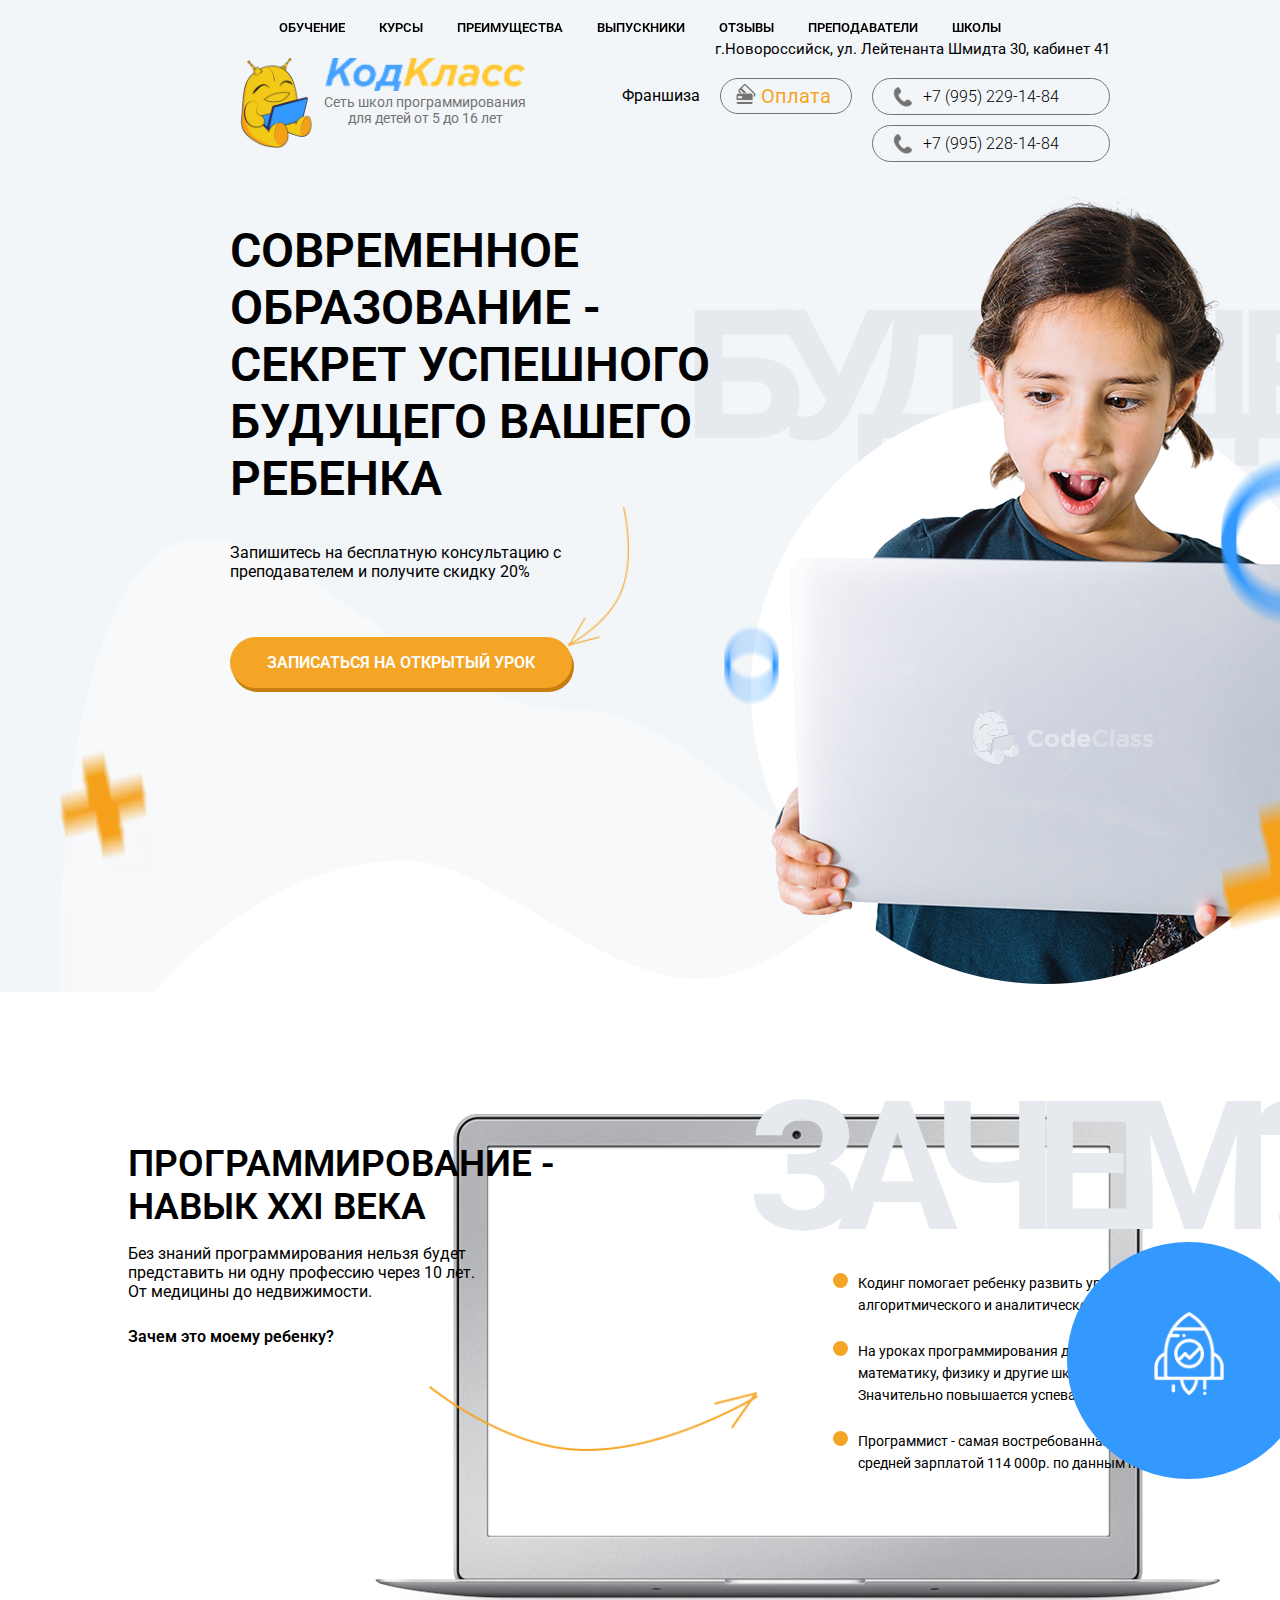
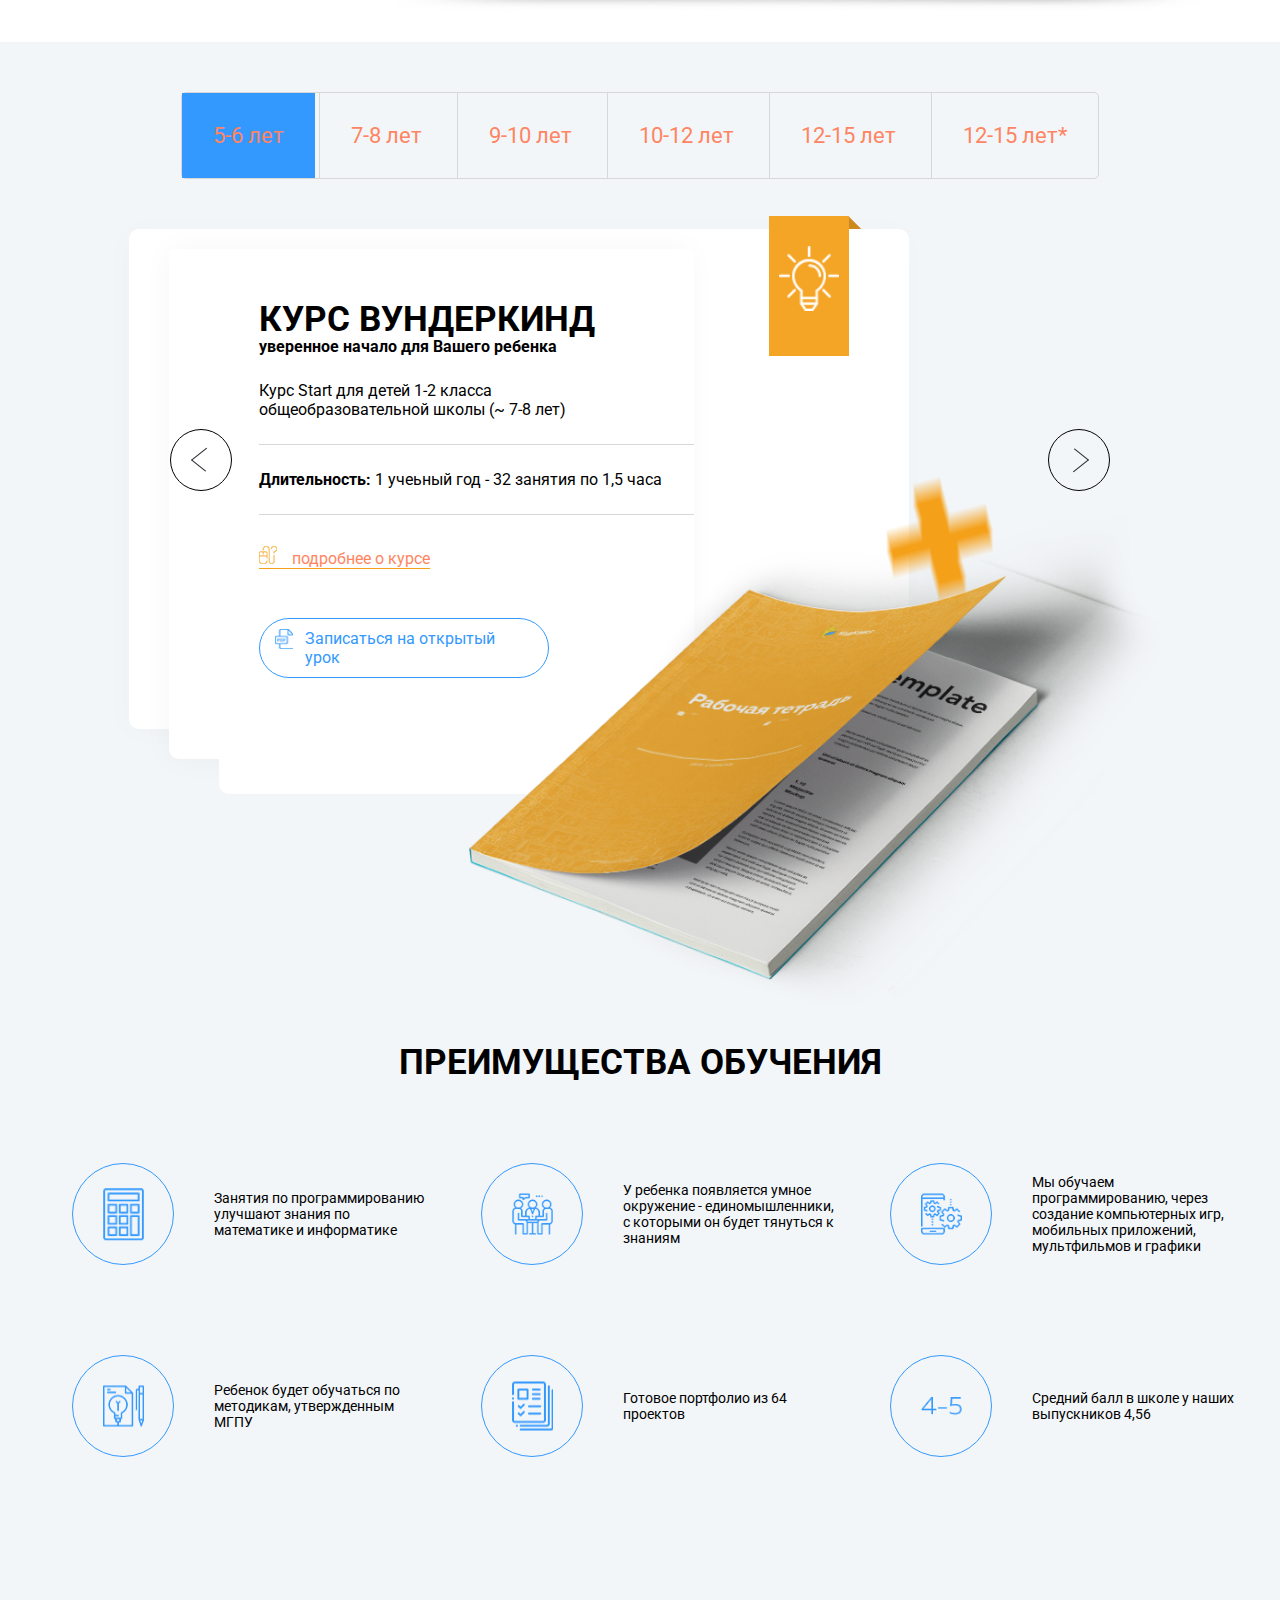
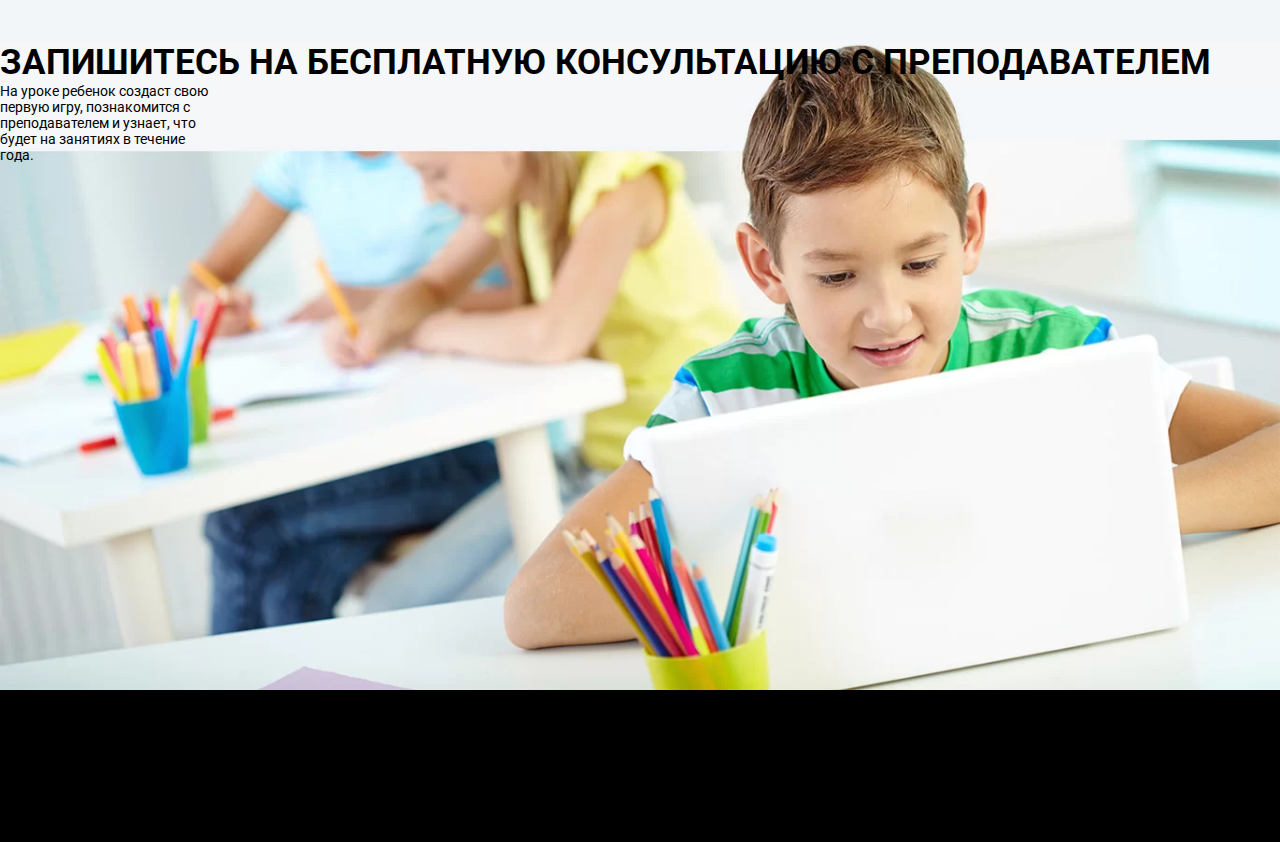
<file: CodeClass01/index.html>
<!DOCTYPE html>
<html>
<head>
	<title>КодКласс Новороссийск</title>
	<link rel="stylesheet" type="text/css" href="style.css">
</head>
<body>
<div class="header">

	<div class="burger-menu">
		<a href="#" class="burger-menu__button">
			<span class="burger-menu__lines"></span>
		</a>

		<nav class="burger-menu__nav">
			<a href="#" class="burger-menu__link">обучение</a>
			<a href="#" class="burger-menu__link">курсы</a>
			<a href="#" class="burger-menu__link">преимущества</a>
			<a href="#" class="burger-menu__link">выпускники</a>
			<a href="#" class="burger-menu__link">отзывы</a>
			<a href="#" class="burger-menu__link">преподаватели</a>
			<a href="#" class="burger-menu__link">школы</a>
		</nav>

		<div class="burger-menu__overlay"></div>
	</div>

	<div id="menu-fix">
		<ul class="menu-container">
			<li><a href="#">обучение</a></li>
			<li><a href="#">курсы</a></li>
			<li><a href="#">преимущества</a></li>
			<li><a href="#">выпускники</a></li>
			<li><a href="#">отзывы</a></li>
			<li><a href="#">преподаватели</a></li>
			<li><a href="#">школы</a></li>
		</ul>
	</div>	


	<div class="container">
		<div class="address">г.Новороссийск, ул. Лейтенанта Шмидта 30, кабинет 41</div>
		
		<div class="second-menu">
			<div id="connection">
				<div class="logo">
					<img class="logo__img" src="img/android-chrome-192x1.png">
					<div class="logo__description">
						<img src="img/logoH.png">
						<div>Сеть школ программирования для детей от 5 до 16 лет</div>
					</div>
				</div>
			</div>

			<div class="links">
				<div class="links__franchise links__item">
					<a href="#">Франшиза</a>
				</div>
				<div class="links__payment links__item">
					<div class="button">
						<a href="#"><img src="img/commerce.png">Оплата</a>
					</div>
				</div>
				<div class="links__phones links__item">
					<div class="links__phones__items button">
						<a href="tel:+79952291484"><img src="img/phone-receiver.png">+7 (995) 229-14-84</a>
					</div>
					<div class="links__phones__items button">
						<a href="tel:+79952281484"><img src="img/phone-receiver.png">+7 (995) 228-14-84</a>
					</div>
				</div>

			</div>
		</div>

		<div class="header-body">
			<div class="header-body__container">
				<h1>современное образование - секрет успешного будущего вашего ребенка</h1>
				<div class="header-body__block">
					<p>Запишитесь на бесплатную консультацию с преподавателем и получите скидку 20%</p>
					<img src="img/arrow-down.png">
				</div>
				<div class="header-body__button button-shadow">
					<a href="#">записаться на открытый урок</a>
				</div>
			</div>
			
		</div>
	</div>


	<div class="section-one">
		<div class="section-one__container">
			<div class="nav-left">
				<div class="description">
					<h2>программирование - навык ХХI века</h2>
					<p>Без знаний программирования нельзя будет представить ни одну профессию через 10 лет.<br>От медицины до недвижимости.</p>
					<div class="question">Зачем это моему ребенку?</div>
				</div>
				<div class="arrow">
					<img src="img/arrow-right.png">
				</div>
			</div>
			
			<div class="what-for">
				<div class="what-for__title">зачем?</div>
				<ul>
					<li><div></div>Кодинг помогает ребенку развить уровень логики, алгоритмического и аналитического мышления.</li>
					<li><div></div>На уроках программирования дети изучают математику, физику и другие школьные предметы. Значительно повышается успеваемость.</li>
					<li><div></div>Программист - самая востребованная профессия со средней зарплатой 114 000р. по данным hh.ru</li>
				</ul>
			</div>
			<div class="rocket"><img src="img/rocket.png"></div>
		</div>
	</div>

	
	<div class="section-two">
		<div class="menu-age">
			<ul>
				<li class="active">5-6 лет</li>
				<li>7-8 лет</li>
				<li>9-10 лет</li>
				<li>10-12 лет</li>
				<li>12-15 лет</li>
				<li>12-15 лет*</li>
			</ul>
		</div>
		<div class="section-two__container">
			<div class="layer-one">
				<div class="layer-two"></div>
				<div id="layer-tree">
					<h3>курс вундеркинд</h3>
					<p class="p-bold"><b>уверенное начало для Вашего ребенка</b></p>
					<p>Курс Start для детей 1-2 класса общеобразовательной школы (~ 7-8 лет)</p>
					<p><b>Длительность:</b> 1 учеьный год - 32 занятия по 1,5 часа</p>
					<a href="#"><img src="img/mouse.png">подробнее о курсе</a>
					<div class="layer-tree__button button"><img src="img/pdf.png">Записаться на открытый урок</div>
				</div>
				<div class="bookmark"><img src="img/creative.png"></div>
				<div class="bookmark__deg-white"></div>
				<div class="bookmark__deg"></div>
				<div class="notebook"><img src="img/magazine.png"></div>
			</div>
			<div class="slider-button-l" onclick="leftArrow()">
				<div class="button-left"></div>
			</div>
			<div class="slider-button-r" onclick="rightArrow()">
				<div class="button-right"></div>
			</div>
		</div>
	</div>

	<div class="section-advantage">
		<h3>преимущества обучения</h3>
		<div class="row">
			<div class="row__item">
				<div class="row__icon"><img src="img/calculator.png"></div>
				<div class="row__text">Занятия по программированию улучшают знания по математике и информатике</div>
			</div>
			<div class="row__item">
				<div class="row__icon"><img src="img/meeting.png"></div>
				<div class="row__text">У ребенка появляется умное окружение - единомышленники, с которыми он будет тянуться к знаниям</div>
			</div>
			<div class="row__item">
				<div class="row__icon"><img src="img/smartphone.png"></div>
				<div class="row__text">Мы обучаем программированию, через создание компьютерных игр, мобильных приложений, мультфильмов и графики</div>
			</div>
		</div>

		<div class="row">
			<div class="row__item">
				<div class="row__icon"><img src="img/idea.png"></div>
				<div class="row__text">Ребенок будет обучаться по методикам, утвержденным МГПУ</div>
			</div>
			<div class="row__item">
				<div class="row__icon"><img src="img/profiles.png"></div>
				<div class="row__text">Готовое портфолио из 64 проектов</div>
			</div>
			<div class="row__item">
				<div class="row__icon"><img src="img/marks.png"></div>
				<div class="row__text">Средний балл в школе у наших выпускников 4,56</div>
			</div>
		</div>
	</div>


	<div class="section-form">
		<div class="container-form">
			<h3>запишитесь на бесплатную консультацию с <span>преподавателем</span></h3>
			<div class="row__text">На уроке ребенок создаст свою первую игру, познакомится с преподавателем и узнает, что будет на занятиях в течение года.</div>
			<form>
				<input type="hidden" name="formservices">
				<input type="hidden" name="formservices">
				<input type="hidden" name="formservices">
			</form>
		</div>
	</div>




</div>





	<script src="http://code.jquery.com/jquery-1.8.3.js"></script>
	<script src="script.js" ></script>
</body>
</html>
</file>
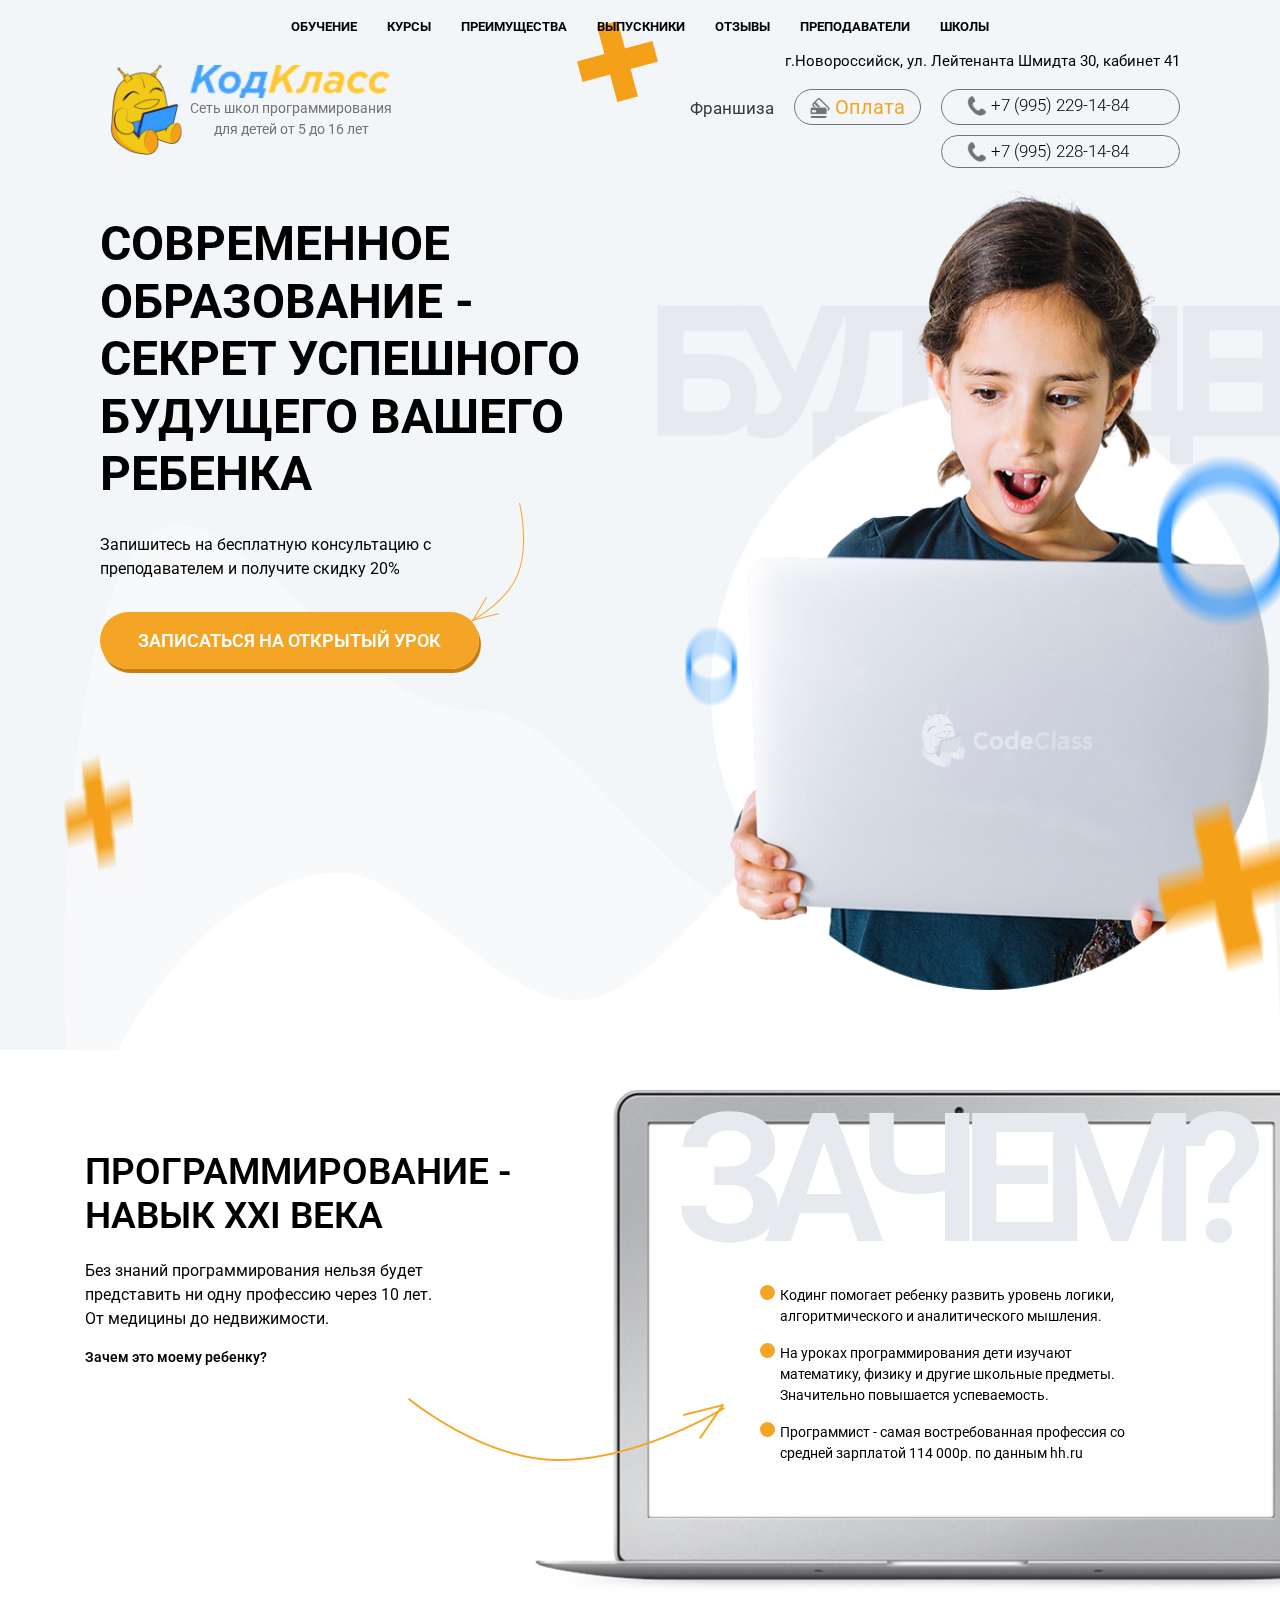
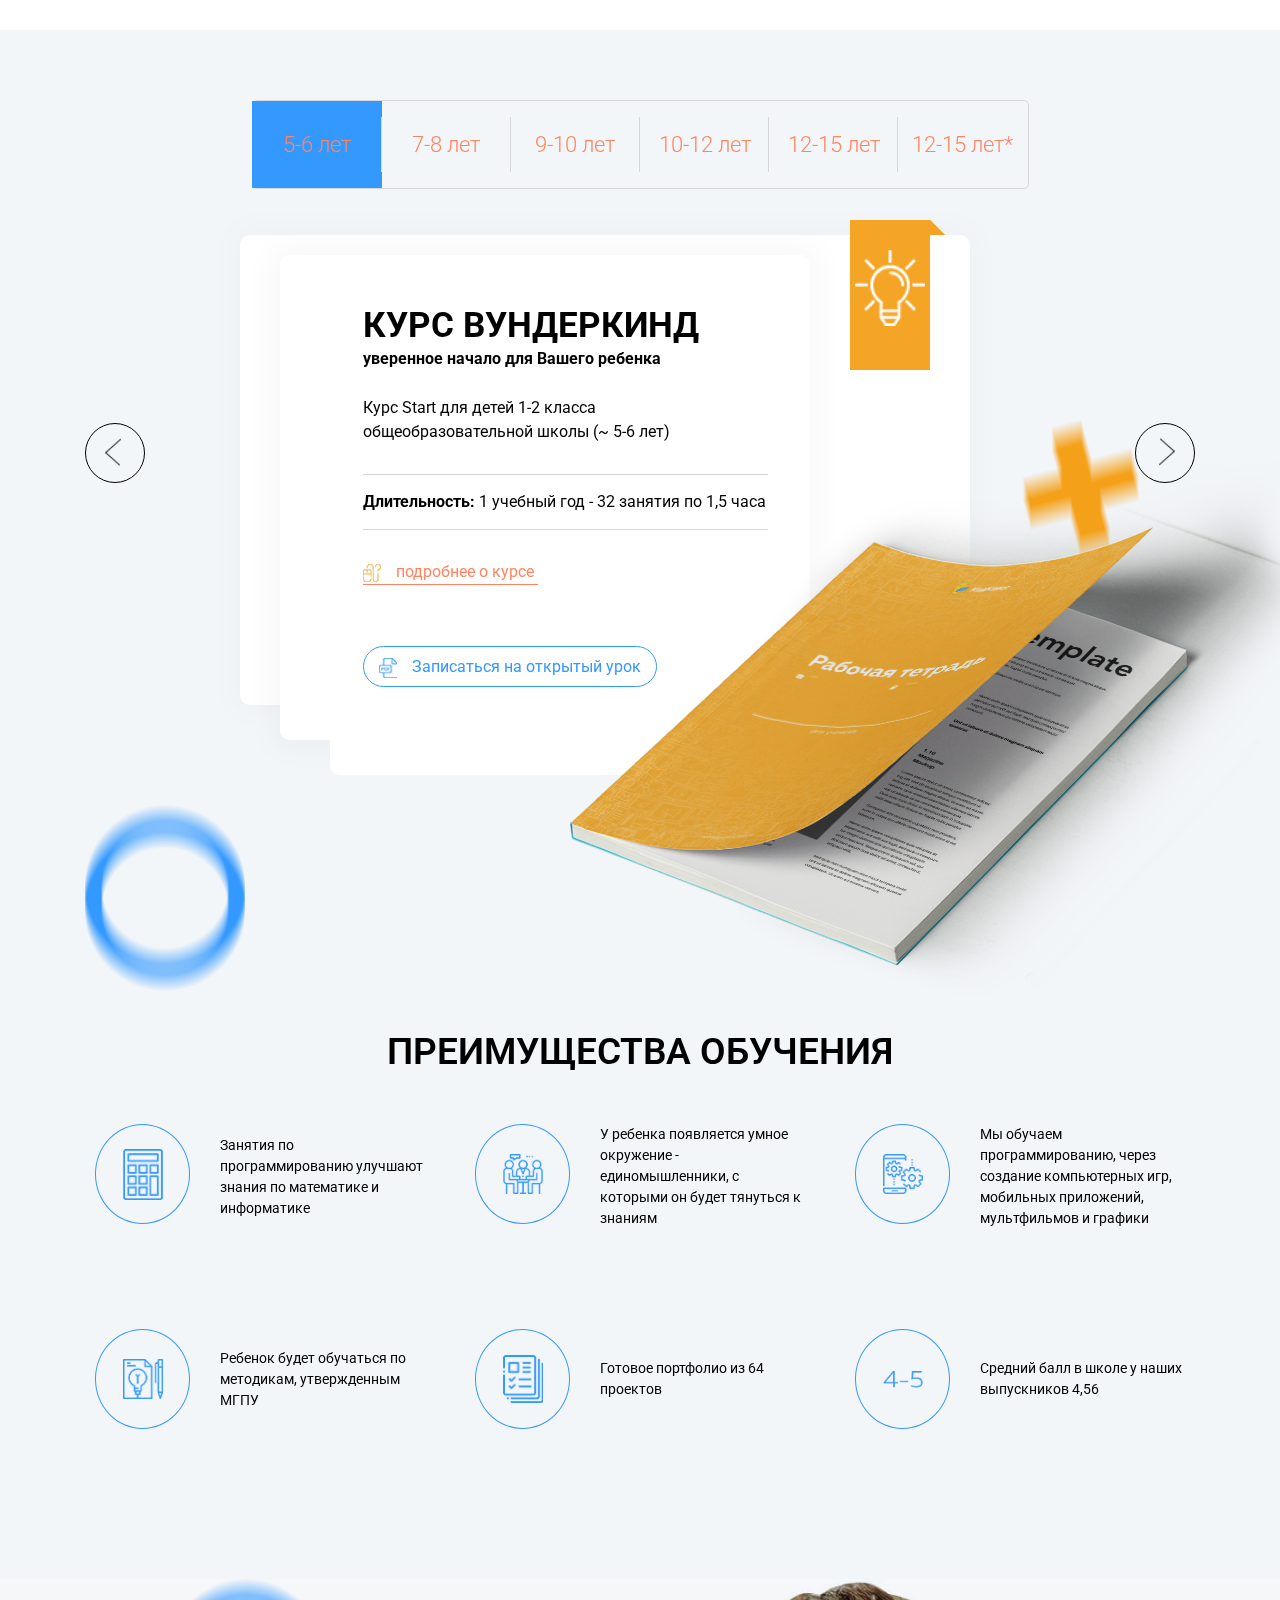
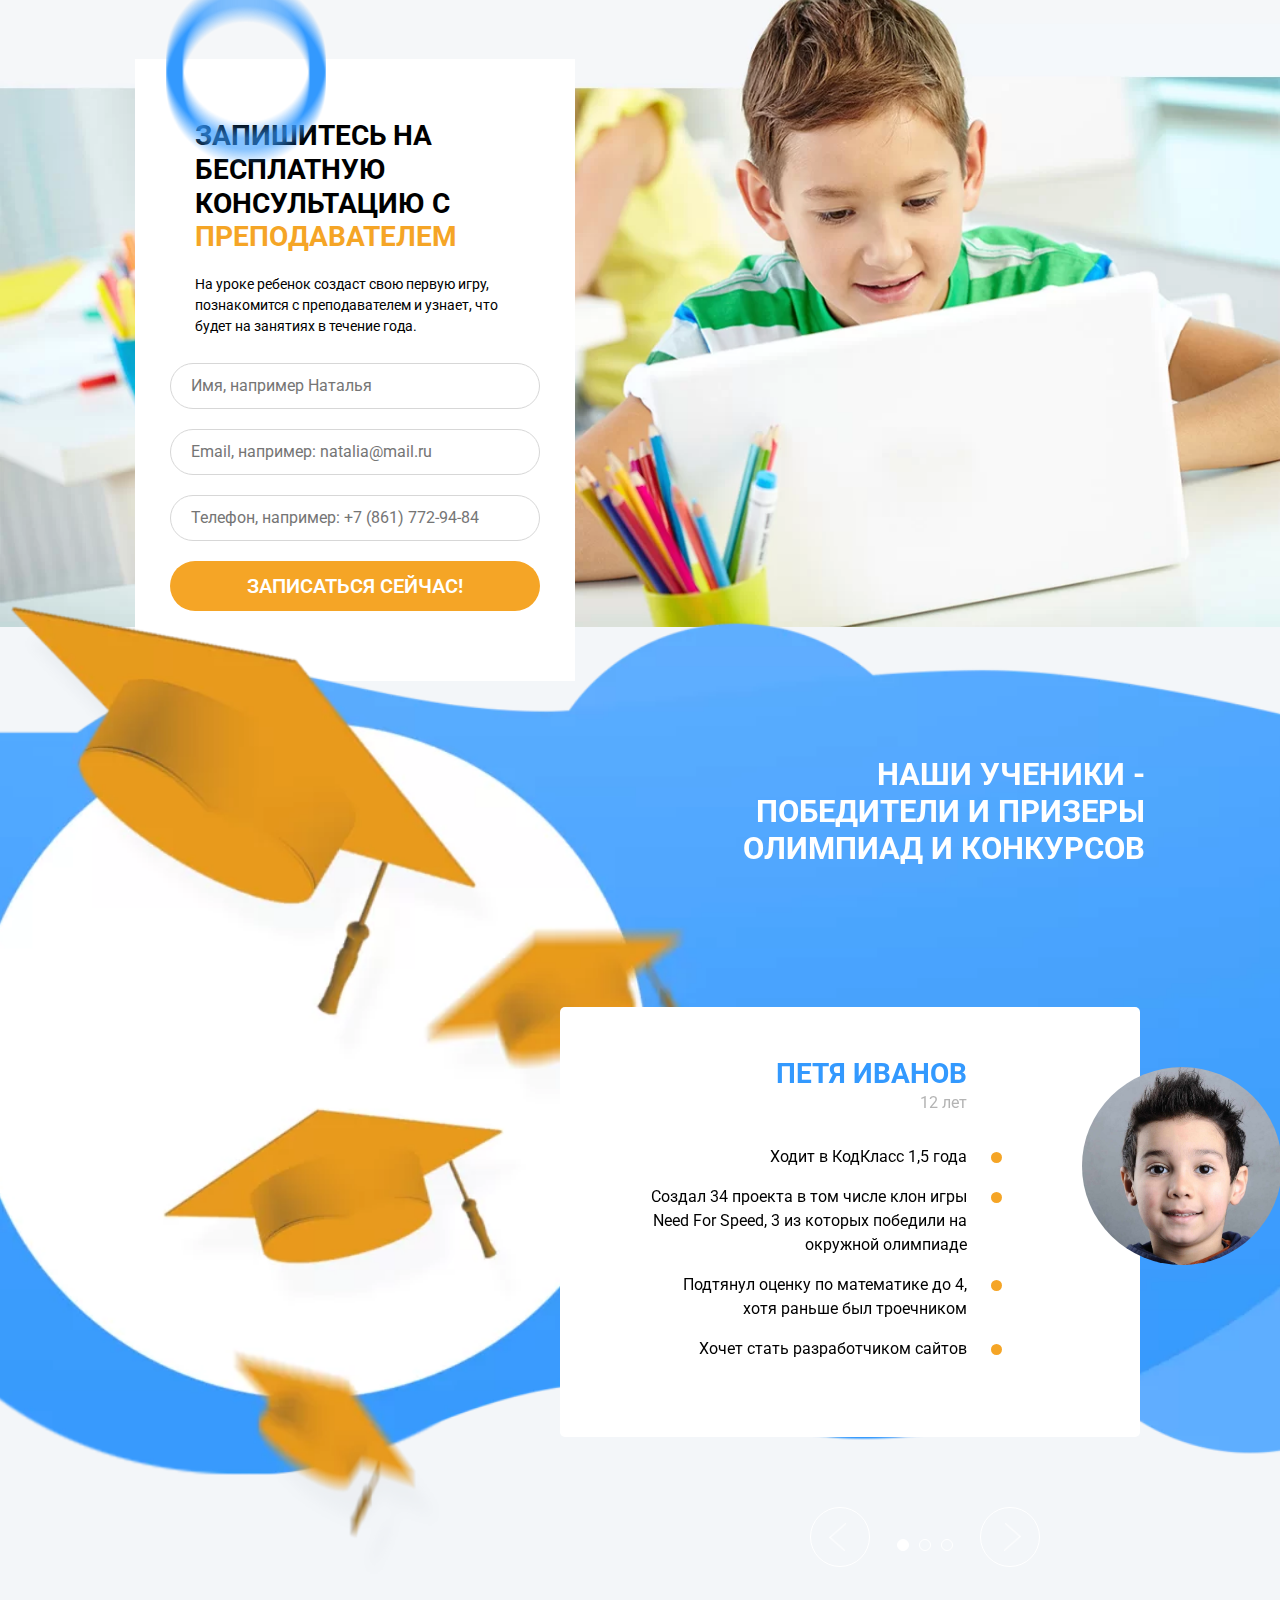
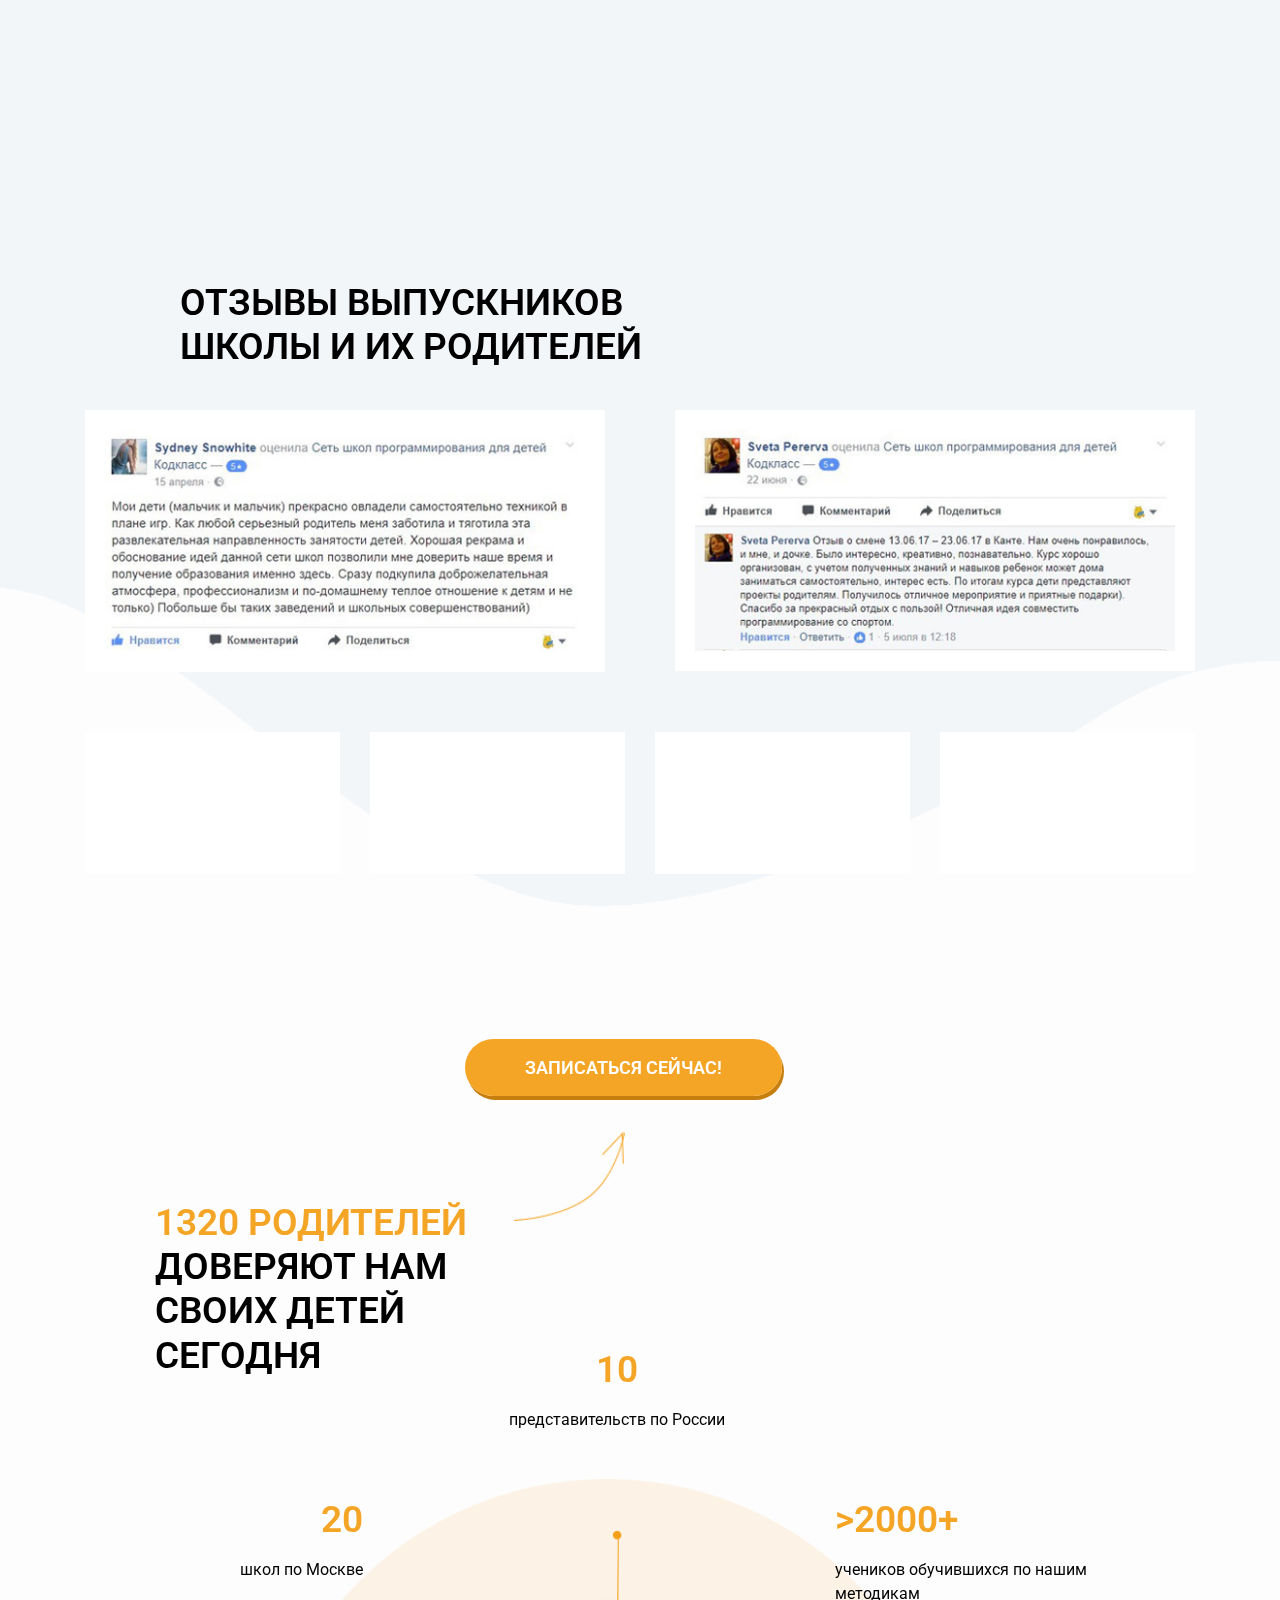
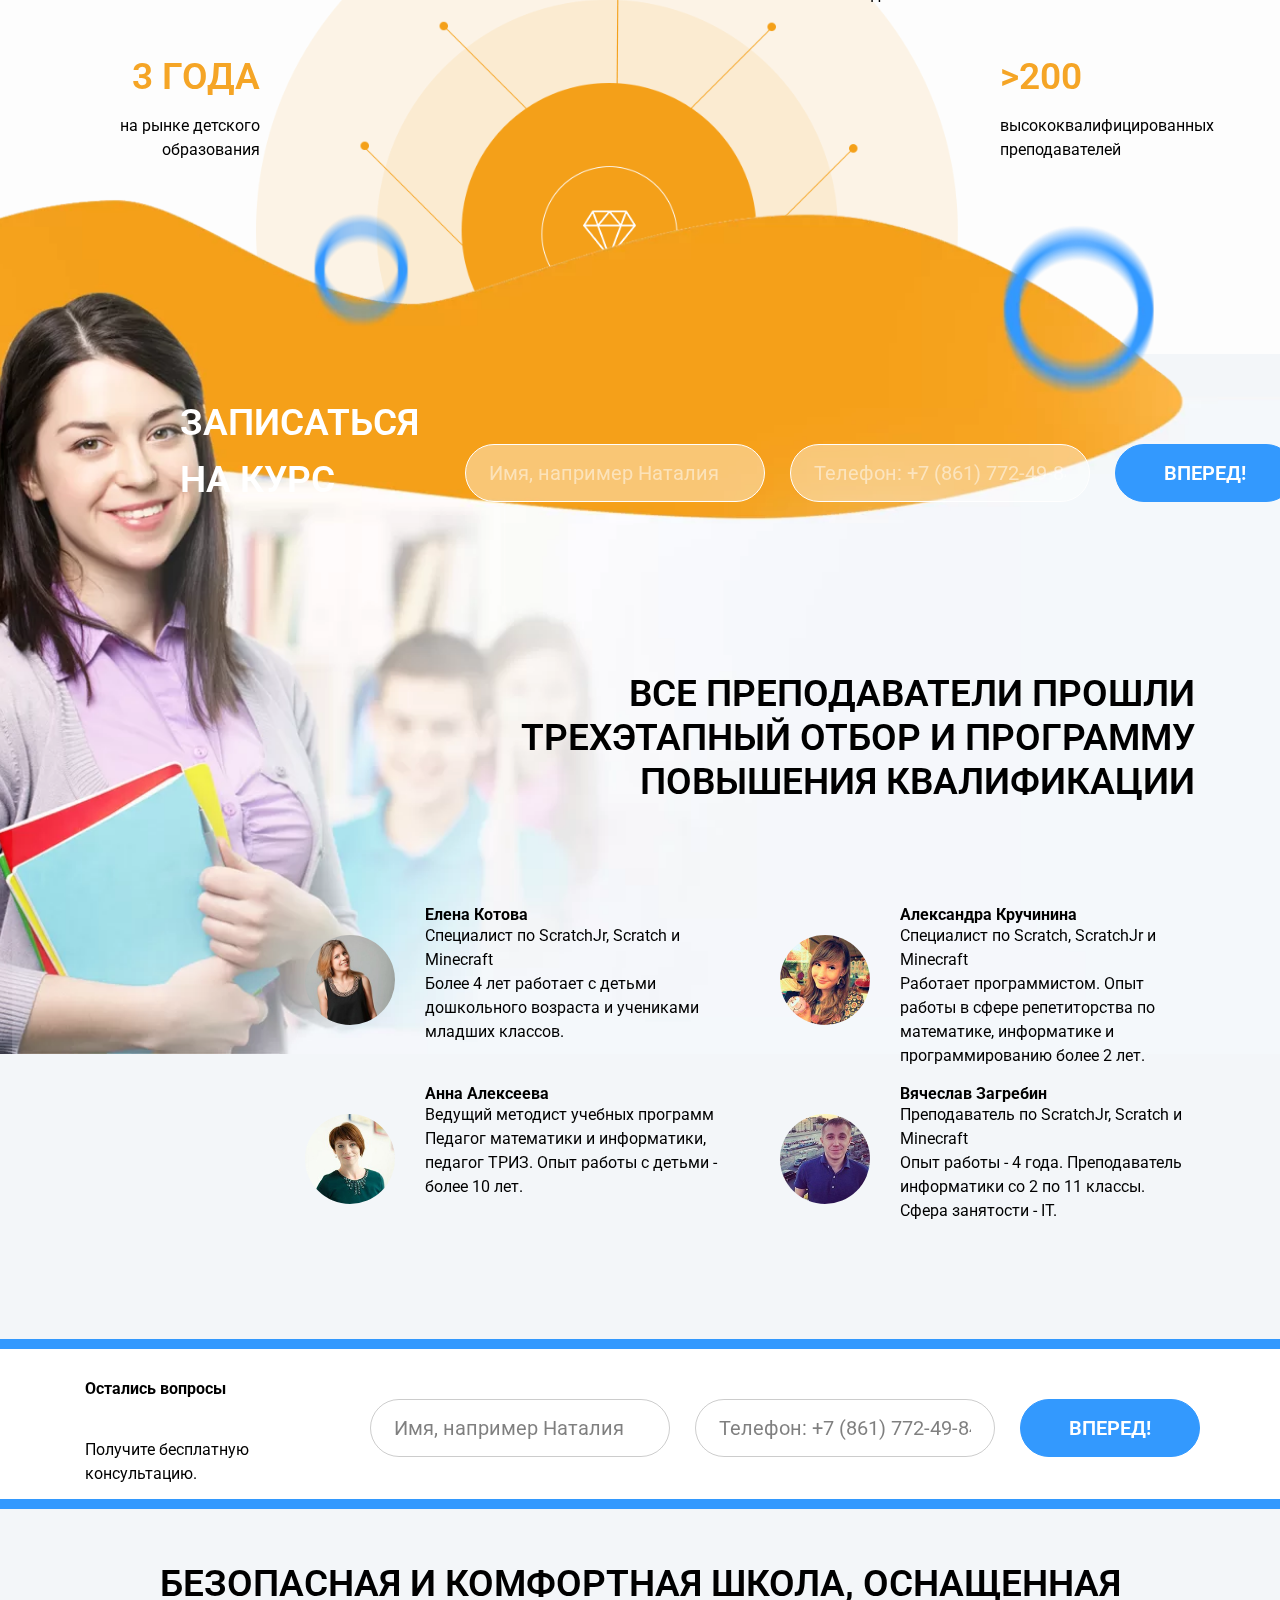
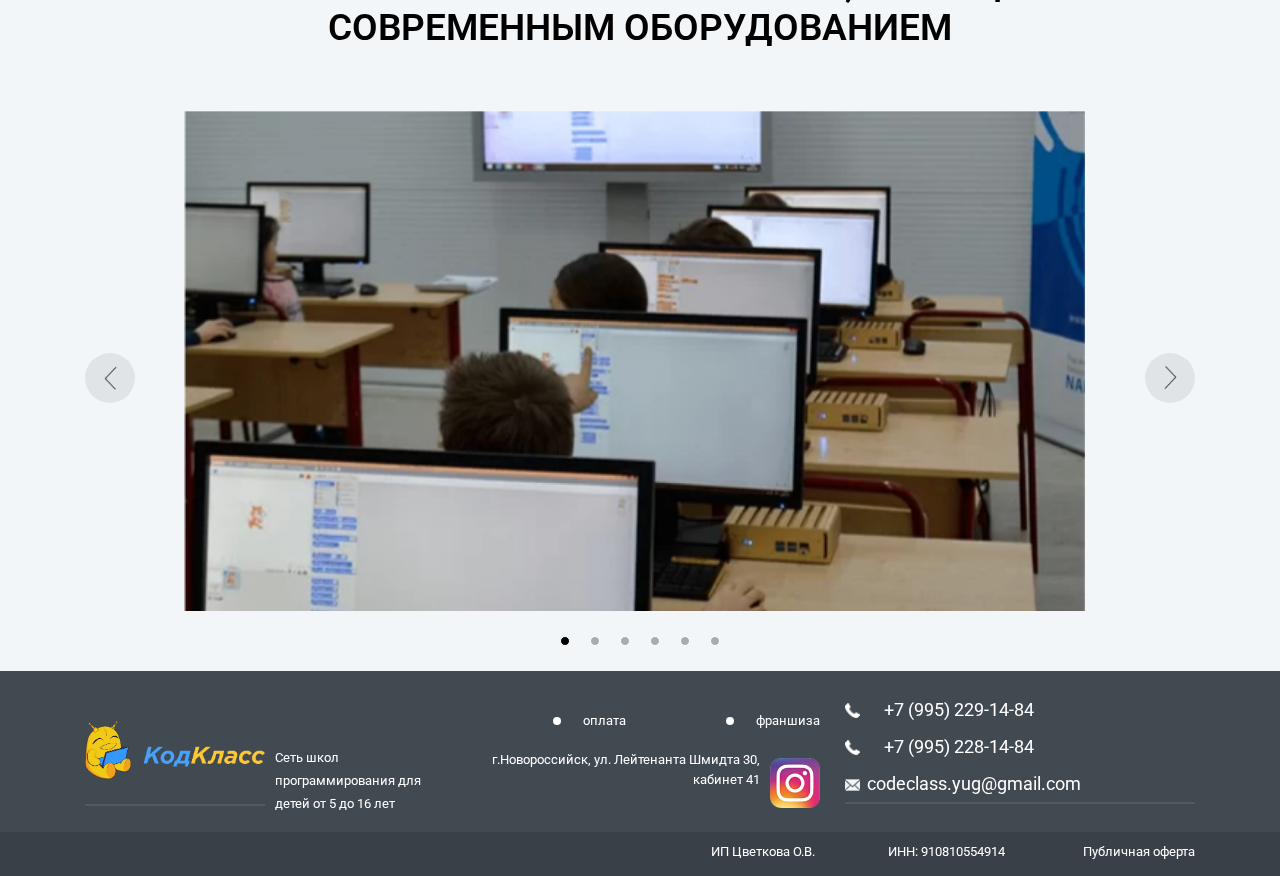
<file: CodeClass02/index.html>
<!DOCTYPE html>
<html lang="ru">
<head>
	<meta charset="utf-8">
	<title>КодКласс Новороссийск</title>
	<meta name="viewport" content="width=device-width, initial-scale=1">
	<link rel="stylesheet" href="https://stackpath.bootstrapcdn.com/bootstrap/4.4.1/css/bootstrap.min.css" integrity="sha384-Vkoo8x4CGsO3+Hhxv8T/Q5PaXtkKtu6ug5TOeNV6gBiFeWPGFN9MuhOf23Q9Ifjh" crossorigin="anonymous">
	<link rel="stylesheet" type="text/css" href="style.css">
</head>
<body>
	<header>
		<nav>
			<div class="container">

				<div class="burger-menu">
					<a href="#" class="burger-menu__button">
						<span class="burger-menu__lines"></span>
					</a>

					<nav class="burger-menu__nav">
						<a href="#goal" class="burger-menu__link">обучение</a>
						<a href="#courses" class="burger-menu__link">курсы</a>
						<a href="#advantages" class="burger-menu__link">преимущества</a>
						<a href="#students" class="burger-menu__link">выпускники</a>
						<a href="#reviews" class="burger-menu__link">отзывы</a>
						<a href="#teachers-id" class="burger-menu__link">преподаватели</a>
						<a href="#classes" class="burger-menu__link">школы</a>
					</nav>

					<div class="burger-menu__overlay"></div>
				</div>

				<div class="row">
					<div class="col-md-12 ml-auto menu-fix" id="menu-fix">
						<ul class="menu d-flex justify-content-center">
							<li class="menu-item"><a href="#goal"> ОБУЧЕНИЕ</a></li>
							<li class="menu-item"><a href="#courses"> КУРСЫ</a></li>
							<li class="menu-item"><a href="#advantages"> ПРЕИМУЩЕСТВА</a></li>
							<li class="menu-item"><a href="#students"> ВЫПУСКНИКИ</a></li>
							<li class="menu-item"><a href="#reviews"> ОТЗЫВЫ</a></li>
							<li class="menu-item"><a href="#teachers-id"> ПРЕПОДАВАТЕЛИ</a></li>
							<li class="menu-item"><a href="#classes"> ШКОЛЫ</a></li>
						</ul>
					</div>
				</div>
				<div class="offer">
					<div class="container">
						<div class="row">
							<div class="col-md-6 order-2 order-md-1">
								<div class="offer-cont">
									<div class="logo-absolute">
										<div class="logo d-flex">
											<img src="img/android-chrome.png" alt="Logo">
											<div class="logo__text">
												<img src="img/logoH.png" alt="LogoH">
												<p>Сеть школ программирования<br>для детей от 5 до 16 лет</p>
											</div>
										</div>
									</div>
									
									<h1 class="offer-cont__title">
										СОВРЕМЕННОЕ ОБРАЗОВАНИЕ - СЕКРЕТ УСПЕШНОГО БУДУЩЕГО ВАШЕГО РЕБЕНКА
									</h1>
									<div class="offer-cont__text d-flex">
										<p>
											Запишитесь на бесплатную консультацию с преподавателем и получите скидку 20%
										</p>
										<img src="img/arrow-down.png" alt="arrow-down">
									</div>
									<a href="#" class="offer-cont__btn btn-shadow">Записаться на открытый урок</a>
								</div>
							</div>
							<div class="col-md-6 order-1 order-md-2 be-static">
								<div class="hero d-flex flex-column-reverse d-flex flex-md-column">
									<p class="address">
										г.Новороссийск, ул. Лейтенанта Шмидта 30, кабинет 41
									</p>
									<div class="feedback d-flex">
										<a href="#" class="feedback__franchise order-4 order-md-1">Франшиза</a>
										<a href="#" class="feedback__pay btn-i order-1 order-md-2"><img src="img/commerce.png"> Оплата</a>
										
										<a href="tel:+79952291484" class="feedback__phones feedback__phones-fist btn-i order-2 order-md-3"><img src="img/phone-receiver.png"> +7 (995) 229-14-84</a>
										<a href="tel:+79952281484" class="feedback__phones btn-i order-3 order-md-4"><img src="img/phone-receiver.png"> +7 (995) 228-14-84</a>
									</div>
									<div class="hero__bg"></div>
								</div>
							</div>
						</div>
						<div class="bg-plus"></div>
					</div>
				</div>
				
			</div>
		</nav>
	</header>
	
	<section id="goal" class="goal">
		<div class="container">
			<div class="row">
				<div class="col-xl-6">
					<div class="goal-l">
						<h2 class="goal-l__title">
							ПРОГРАММИРОВАНИЕ - НАВЫК ХХI ВЕКА
						</h2>
						<p class="goal-l__text">Без знаний программирования нельзя будет представить ни одну профессию через 10 лет. От медицины до недвижимости.</p>
						<div class="goal-l__question">Зачем это моему ребенку?</div>
						<div class="goal-l__arrow-right"><img src="img/arrow-right.png" alt="arrow-right"></div>
					</div>
				</div>
				<div class="col-xl-6">
					<div class="goal-r">
						<div class="goal-r__bg"></div>
						<div class="goal-r__title">ЗАЧЕМ?</div>
						<ul class="text">
							<li class="goal-r__item d-flex">
								<div class="circle-item"></div>
								<p>Кодинг помогает ребенку развить уровень логики, алгоритмического и аналитического мышления.</p>
							</li>
							<li class="goal-r__item d-flex">
								<div class="circle-item"></div>
								<p>На уроках программирования дети изучают математику, физику и другие школьные предметы. Значительно повышается успеваемость.</p>
							</li>
							<li class="goal-r__item d-flex">
								<div class="circle-item"></div>
								<p>Программист - самая востребованная профессия со средней зарплатой 114 000р. по данным hh.ru</p>
							</li>
						</ul>
					</div>
				</div>
			</div>
		</div>
	</section>  

	<section id="courses" class="courses">
		<div class="container">
			<div class="row">
				<div class="col-md-12">
					
					<div id="carouselExampleCaptions" class="carousel " data-ride="carousel">

					    <ol class="carousel-indicators courses__tabs">
					        <li data-target="#carouselExampleCaptions" data-slide-to="0" class="active">5-6 лет</li>
					        <li data-target="#carouselExampleCaptions" data-slide-to="1">7-8 лет</li>
					        <li data-target="#carouselExampleCaptions" data-slide-to="2">9-10 лет</li>
					        <li data-target="#carouselExampleCaptions" data-slide-to="3">10-12 лет</li>
					        <li data-target="#carouselExampleCaptions" data-slide-to="4">12-15 лет</li>
					        <li data-target="#carouselExampleCaptions" data-slide-to="5">12-15 лет*</li>
					    </ol>


					    <div class="carousel-inner">
					        <div class="carousel-item active">
					        	<div class="carousel__list-back">
					        		<div class="carousel__list-one">
					        			<div class="carousel__list-two">
					        				
					        			</div>
					        		</div>
					        		<div class="bookmark-one"><img src="img/creative.png" alt=""></div>
					        		<div class="bookmark-tow"></div>
					        	</div>

					            <div class="carousel-caption d-md-block">
					            	<h5>Курс Вундеркинд</h5>
					                <div class="carousel__description">уверенное начало для Вашего ребенка</div>
					                <p>Курс Start для детей 1-2 класса общеобразовательной школы (~ 5-6 лет)</p>
					                <p class="carousel-caption__text"><span>Длительность:</span> 1 учебный год - 32 занятия по 1,5 часа</p>
					                <div class="courses__moreinfo"><a href="#" class="courses__moreinfo-link"><img src="img/mouse.png">подробнее о курсе</a></div>
					                <a href="#" class="courses-carousel__link-text btn-i"><img src="img/pdf.png">Записаться на открытый урок</a>
					            </div>
					        </div>
					        <div class="carousel-item">
					            <div class="carousel__list-back">
					        		<div class="carousel__list-one">
					        			<div class="carousel__list-two">
					        				
					        			</div>
					        		</div>
					        		<div class="bookmark-one"><img src="img/creative.png" alt=""></div>
					        		<div class="bookmark-tow"></div>
					        	</div>

					            <div class="carousel-caption  d-md-block">
					                <h5>Курс Junior</h5>
					                <div class="carousel__description">уверенное начало для Вашего ребенка</div>
					                <p>Курс Junior для детей 1-2 класса общеобразовательной школы (~ 7-8 лет)</p>
					                <p class="carousel-caption__text"><span>Длительность:</span> 1 учебный год - 32 занятия по 1,5 часа</p>
					                <div class="courses__moreinfo"><a href="#" class="courses__moreinfo-link"><img src="img/mouse.png">подробнее о курсе</a></div>
					                <a href="#" class="courses-carousel__link-text btn-i"><img src="img/pdf.png">Записаться на открытый урок</a>
					            </div>
					        </div>
					        <div class="carousel-item">
					            <div class="carousel__list-back">
					        		<div class="carousel__list-one">
					        			<div class="carousel__list-two">
					        				
					        			</div>
					        		</div>
					        		<div class="bookmark-one"><img src="img/creative.png" alt=""></div>
					        		<div class="bookmark-tow"></div>
					        	</div>

					            <div class="carousel-caption  d-md-block">
					                <h5>Курс Middle</h5>
					                <div class="carousel__description">уверенное начало для Вашего ребенка</div>
					                <p>Курс Middle для детей 3-4 класса  общеобразовательной школы (~ 9-10 лет)</p>
					                <p class="carousel-caption__text"><span>Длительность:</span> 1 учебный год - 32 занятия по 1,5 часа</p>
					                <div class="courses__moreinfo"><a href="#" class="courses__moreinfo-link"><img src="img/mouse.png">подробнее о курсе</a></div>
					                <a href="#" class="courses-carousel__link-text btn-i"><img src="img/pdf.png"><span>Записаться на открытый урок</span></a>
					            </div>
					        </div>
					        <div class="carousel-item" >
					            <div class="carousel__list-back">
					        		<div class="carousel__list-one">
					        			<div class="carousel__list-two">
					        				
					        			</div>
					        		</div>
					        		<div class="bookmark-one"><img src="img/creative.png" alt=""></div>
					        		<div class="bookmark-tow"></div>
					        	</div>

					            <div class="carousel-caption  d-md-block">
					                <h5>Курс High</h5>
					                <div class="carousel__description">уверенное начало для Вашего ребенка</div>
					                <p>Курс High для детей 4-6 класса общеобразовательной школы (~ 10-12 лет)</p>
					                <p class="carousel-caption__text"><span>Длительность:</span> 1 учебный год - 32 занятия по 1,5 часа</p>
					                <div class="courses__moreinfo"><a href="#" class="courses__moreinfo-link"><img src="img/mouse.png">подробнее о курсе</a></div>
					                <a href="#" class="courses-carousel__link-text btn-i"><img src="img/pdf.png">Записаться на открытый урок</a>
					            </div>
					        </div>
					        <div class="carousel-item" >
					            <div class="carousel__list-back">
					        		<div class="carousel__list-one">
					        			<div class="carousel__list-two">
					        				
					        			</div>
					        		</div>
					        		<div class="bookmark-one"><img src="img/creative.png" alt=""></div>
					        		<div class="bookmark-tow"></div>
					        	</div>

					            <div class="carousel-caption  d-md-block">
					                <h5>Курс Expert</h5>
					                <div class="carousel__description">уверенное начало для Вашего ребенка</div>
					                <p>Курс Expert для детей 6-9 класса общеобразовательной школы (~ 12-15 лет)</p>
					                <p class="carousel-caption__text"><span>Длительность:</span> 1 учебный год - 32 занятия по 1,5 часа</p>
					                <div class="courses__moreinfo"><a href="#" class="courses__moreinfo-link"><img src="img/mouse.png">подробнее о курсе</a></div>
					                <a href="#" class="courses-carousel__link-text btn-i"><img src="img/pdf.png">Записаться на открытый урок</a>
					            </div>
					        </div>
					        <div class="carousel-item" >
					            <div class="carousel__list-back">
					        		<div class="carousel__list-one">
					        			<div class="carousel__list-two">
					        				
					        			</div>
					        		</div>
					        		<div class="bookmark-one"><img src="img/creative.png" alt=""></div>
					        		<div class="bookmark-tow"></div>
					        	</div>

					            <div class="carousel-caption  d-md-block">
					                <h5>Курс Super</h5>
					                <div class="carousel__description">уверенное начало для Вашего ребенка</div>
					                <p>Курс Super для детей 6-9 класса общеобразовательной школы (~ 12-15 лет)</p>
					                <p class="carousel-caption__text"><span>Длительность:</span> 1 учебный год - 32 занятия по 1,5 часа</p>
					                <div class="courses__moreinfo"><a href="#" class="courses__moreinfo-link"><img src="img/mouse.png">подробнее о курсе</a></div>
					                <a href="#" class="courses-carousel__link-text btn-i"><img src="img/pdf.png">Записаться на открытый урок</a>
					            </div>
					        </div>
					    </div>

					    <a class="carousel-control-prev" href="#carouselExampleCaptions" role="button" data-slide="prev">
					        <div class="carousel__block">	
						        <span class="carousel-control-prev-icon carousel-i-p" aria-hidden="true"></span>
						        <span class="sr-only">Previous</span>
					        </div>
					    </a>
					    <a class="carousel-control-next" href="#carouselExampleCaptions" role="button" data-slide="next">
					        <div class="carousel__block">	
						        <span class="carousel-control-next-icon carousel-i-n" aria-hidden="true"></span>
						        <span class="sr-only">Next</span>
					        </div>
					     </a>

					</div>


					<img class="courses__copybook" src="img/magazine.png">

				</div>

			</div>
				<div class="circle"></div>
		</div>
	</section>


	<section id="advantages" class="advantages">
		<div class="container">
			<div class="row">
				<div class="col-md-12">
					<h2>ПРЕИМУЩЕСТВА ОБУЧЕНИЯ</h2>
				</div>
				<div class="col-xl-4 col-lg-6 d-flex advantages__item">
					<div class="advantages__img">
						<img src="img/calculator.png" alt="">
					</div>
					<p>Занятия по программированию улучшают знания по математике и информатике</p>
				</div>
				<div class="col-xl-4 col-lg-6 d-flex advantages__item">
					<div class="advantages__img">
						<img src="img/meeting.png" alt="">
					</div>
					<p>У ребенка появляется умное окружение - единомышленники, с которыми он будет тянуться к знаниям</p>
				</div>
				<div class="col-xl-4 col-lg-6 d-flex advantages__item">
					<div class="advantages__img">
						<img src="img/smartphone.png" alt="">
					</div>
					<p>Мы обучаем программированию, через создание компьютерных игр, мобильных приложений, мультфильмов и графики</p>
				</div>
				<div class="col-xl-4 col-lg-6 d-flex advantages__item">
					<div class="advantages__img">
						<img src="img/idea.png" alt="">
					</div>
					<p>Ребенок будет обучаться по методикам, утвержденным МГПУ</p>
				</div>
				<div class="col-xl-4 col-lg-6 d-flex advantages__item">
					<div class="advantages__img">
						<img src="img/profiles.png" alt="">
					</div>
					<p>Готовое портфолио из 64 проектов</p>
				</div>
				<div class="col-xl-4 col-lg-6 d-flex advantages__item">
					<div class="advantages__img">
						<img src="img/marks.png" alt="">
					</div>
					<p>Средний балл в школе у наших выпускников 4,56</p>
				</div>
			</div>
		</div>
	</section>


	<section class="form-consultation" id="form-consultation">
		<div class="container">
			<div class="circle circle-tow"></div>
			<div class="row">
				<div class="col-xl-6 col-lg-8">
					<div class="form-consultation__form">
						<h3>ЗАПИШИТЕСЬ НА БЕСПЛАТНУЮ КОНСУЛЬТАЦИЮ С <span>ПРЕПОДАВАТЕЛЕМ</span></h3>
						<p class="form-consultation__text">На уроке ребенок создаст свою первую игру, познакомится с преподавателем и узнает, что будет на занятиях в течение года.</p>
						<div class="form-consultation__inputs">
							<input class="form-consultation__item input-r" type="text" placeholder="Имя, например Наталья" name="">
							<input class="form-consultation__item input-r" type="text" placeholder="Email, например: natalia@mail.ru" name="">
							<input class="form-consultation__item input-r" type="text" placeholder="Телефон, например: +7 (861) 772-94-84" name="">
							<input class="form-consultation__item input-r" type="submit" value="Записаться сейчас!">
						</div>
					</div>
				</div>
			</div>
		</div>
	</section>


	<section id="students" class="students">
		<div class="container">
			<div class="row">
				<div class="col-md-6 col-12 offset-md-6 ">
					<h3 class="students__title">НАШИ УЧЕНИКИ - ПОБЕДИТЕЛИ И ПРИЗЕРЫ ОЛИМПИАД И КОНКУРСОВ</h3>
				</div>

				
				<div class="col-xl-8 col-lg-10 offset-xl-5 offset-lg-3">
					<div id="carouselExampleIndicators" class="carousel" data-ride="carousel">
					  	<ol class="carousel-indicators students__carousel__points">
					    	<li data-target="#carouselExampleIndicators" data-slide-to="0" class="active"></li>
					    	<li data-target="#carouselExampleIndicators" data-slide-to="1"></li>
					    	<li data-target="#carouselExampleIndicators" data-slide-to="2"></li>
					  	</ol>
					  	<div class="carousel-inner">
					    	<div class="carousel-item active">
					    	  	<div class="students__carousel-list"></div>
								<div class="carousel-caption d-md-block students__caption">
								  	<h3 class="carousel__title">Петя Иванов</h3>
								  	<p class="carousel__age">12 лет</p>
								  	<ul>
										<li>
											<p>Ходит в КодКласс 1,5 года</p>
										</li>
										<li>
											<p>Создал 34 проекта в том числе клон игры Need For Speed, 3 из которых победили на окружной олимпиаде</p>
										</li>
										<li>
											<p>Подтянул оценку по математике до 4, хотя раньше был троечником</p>
										</li>
										<li>
											<p>Хочет стать разработчиком сайтов</p>
										</li>
									</ul>
									<div class="students__carousel-foto">
										<img src="img/graduator.jpg" alt="">
									</div>
								</div>
					    	</div>
					    	<div class="carousel-item">
					    	  	<div class="students__carousel-list"></div>
								<div class="carousel-caption d-md-block students__caption">
								  	<h3 class="carousel__title">Катя Федорова</h3>
								  	<p class="carousel__age">8 лет</p>
								  	<ul>
								  		<li>
											<p>Учится пол года</p>
										</li>
								  		<li>
											<p>Создала игру Фея и волшебник, с которой заняла второе место на внутренней олимпиаде КодКласс и выиграла VR очки</p>
										</li>
								  		<li>
											<p> Хочет стать программистом игр</p>
										</li>
									</ul>
									<div class="students__carousel-foto">
										<img src="img/graduator1.jpg" alt="">
									</div>
								</div>
					    	</div>
					    	<div class="carousel-item">
					    	  	<div class="students__carousel-list"></div>
								<div class="carousel-caption d-md-block students__caption">
								  	<h3 class="carousel__title">Петр Халибин</h3>
								  	<p class="carousel__age">10 лет</p>
								  	<ul>
								  		<li>
											<p>Будущий банкир</p>
										</li>
								  		<li>
											<p>Создал свой айти стартап - мобильное приложение для своего класса</p>
										</li>
								  		<li>
											<p>Тройка по информатике превратилась в пять в течение одного года</p>
										</li>
									</ul>
									<div class="students__carousel-foto">
										<img src="img/graduator2.jpg" alt="">
									</div>
								</div>
					    	</div>
					  	</div>
					  	<a class="carousel-control-prev" href="#carouselExampleIndicators" role="button" data-slide="prev">
					    	<div class="carousel__block">
					    		<span class="carousel-control-prev-icon carousel-i-p" aria-hidden="true"></span>
					    		<span class="sr-only">Previous</span>
					    	</div>
					  	</a>
					  	<a class="carousel-control-next" href="#carouselExampleIndicators" role="button" data-slide="next">
					    	<div class="carousel__block">
					    		<span class="carousel-control-next-icon carousel-i-n" aria-hidden="true"></span>
					    		<span class="sr-only">Next</span>
					    	</div>
					  	</a>
					</div>
				</div>


			</div>
		</div>
	</section>


	<section id="reviews" class="reviews">
		<div class="container">
			<div class="row">
				<div class="col-md-11 offset-1">
					<h2 class="reviews__title">ОТЗЫВЫ ВЫПУСКНИКОВ ШКОЛЫ И ИХ РОДИТЕЛЕЙ</h2>
				</div>
				<div class="col-md-6">
					<div class="reviews__img-l">
						<img class="reviews__img" src="img/testim2.jpg" alt="">
					</div>
				</div>
				<div class="col-md-6">
					<div class="reviews__img-r">
						<img class="reviews__img" src="img/testim3.jpg" alt="">
					</div>
				</div>
			</div>
			<div class="row">
				<div class="col-xl-3 col-lg-4 offset-xl-0 offset-lg-1">
					<div class="reviews__iframe-block">
						<iframe src="https://vk.com/video_ext.php?oid=-120568493&id=456239021&hash=fbd070f60c78bea4&hd=2" frameborder="0" allow="autoplay; encrypted-media" allowfullscreen></iframe>
					</div>
				</div>
				<div class="col-xl-3 col-lg-4 offset-xl-0 offset-lg-2">
					<div class="reviews__iframe-block">
						<iframe src="https://www.youtube.com/embed/aATqubkhCEU" frameborder="0" allow="autoplay; encrypted-media" allowfullscreen></iframe>
					</div>
				</div>
				<div class="col-xl-3 col-lg-4 offset-xl-0 offset-lg-1">
					<div class="reviews__iframe-block">
						<iframe src="https://vk.com/video_ext.php?oid=-120568493&id=456239027&hash=601f317a5b83497f&hd=2" frameborder="0" allow="autoplay; encrypted-media" allowfullscreen></iframe>
					</div>
				</div>
				<div class="col-xl-3 col-lg-4 offset-xl-0 offset-lg-2">
					<div class="reviews__iframe-block">
						<iframe src="https://vk.com/video_ext.php?oid=-120568493&id=456239030&hash=03f1aada924a27eb&hd=2" frameborder="0" allow="autoplay; encrypted-media" allowfullscreen></iframe>
					</div>
				</div>
			</div>
		</div>
	</section>


	<section id="confidence" class="confidence">
		<div class="container">
			<div class="row">
				<div class="col-xl-4 col-lg-5 offset-lg-5 ml-xl-auto mr-xl-auto">
					<a href="#" class="confidence__btn btn-shadow">Записаться сейчас!</a>
				</div>
			</div>
			<div class="row">
				<div class="col-xl-6 col-lg-7 d-flex">
					<h2 class="confidence__title"><span>1320 РОДИТЕЛЕЙ</span> ДОВЕРЯЮТ НАМ СВОИХ ДЕТЕЙ СЕГОДНЯ</h2>
					<img class="confidence__arrow" src="img/arrow-up.png" alt="">
				</div>
			</div>
			<div class="row">
				<div class="col-md-2 col-12 confidence__info">
					<div class="info-one">
						<h2>3 года</h2>
						<p>на рынке детского образования</p>
					</div>
				</div>
				<div class="col-md-2 col-12 confidence__info">
					<div class="info-two">
						<h2>20</h2>
						<p>школ по Москве</p>
					</div>
				</div>
				<div class="col-md-3 col-12 confidence__info">
					<div class="info-three">
						<h2>10</h2>
						<p>представительств по России</p>
					</div>
				</div>
				<div class="col-md-3 col-12 confidence__info">
					<div class="info-four">
						<h2>>2000+</h2>
						<p>учеников обучившихся по нашим методикам</p>
					</div>
				</div>
				<div class="col-md-2 col-12 confidence__info">
					<div class="info-five">
						<h2>>200</h2>
						<p>высококвалифицированных преподавателей</p>
					</div>
				</div>
			</div>
		</div>
	</section>


	<section id="teachers" class="teachers">
		<div class="container">
			<div class="row teachers-record">
				<div class="col-md-3 offset-1">
					<h2 id="teachers-id" class="teachers-record__title">ЗАПИСАТЬСЯ НА КУРС</h2>
				</div>
				<div class="col-md-3">
					<input class="teachers-record__input input-r" type="text" value placeholder="Имя, например Наталия" name="">
				</div>
				<div class="col-xl-3 col-lg-2">
					<input class="teachers-record__input input-r second-input" type="text" value placeholder="Телефон: +7 (861) 772-49-84" name="">
				</div>
				<div class="col-md-1">
					<input class="teachers-record__input input-r" type="submit" value="Вперед!" name="">
				</div>
			</div>

			<div class="row teachers-info__title">
				<div class="col-md-8 offset-md-4">
					<h2>ВСЕ ПРЕПОДАВАТЕЛИ ПРОШЛИ ТРЕХЭТАПНЫЙ ОТБОР И ПРОГРАММУ ПОВЫШЕНИЯ КВАЛИФИКАЦИИ</h2>
				</div>
			</div>

			<div class="row teachers-info">
				<div class="col-md-5 offset-md-2 d-flex">
					<img class="teachers__foto" src="img/person1.jpg" alt="">
					<div class="teachers__characteristic">
						<h6>Елена Котова</h6>
						<p>Специалист по ScratchJr, Scratch и Minecraft<br>Более 4 лет работает с детьми дошкольного возраста и учениками младших классов.</p>
					</div>
				</div>
				<div class="col-md-5 d-flex">
					<img class="teachers__foto" src="img/person2.jpg" alt="">
					<div class="teachers__characteristic">
						<h6>Александра Кручинина</h6>
						<p>Специалист по Scratch, ScratchJr и Minecraft<br>Работает программистом. Опыт работы в сфере репетиторства по математике, информатике и программированию более 2 лет.</p>
					</div>
				</div>
				<div class="col-md-5 offset-md-2 d-flex">
					<img class="teachers__foto" src="img/person3.jpg" alt="">
					<div class="teachers__characteristic">
						<h6>Анна Алексеева</h6>
						<p>Ведущий методист учебных программ<br>Педагог математики и информатики, педагог ТРИЗ. Опыт работы с детьми - более 10 лет.</p>
					</div>
				</div>
				<div class="col-md-5 d-flex">
					<img class="teachers__foto" src="img/person4.jpg" alt="">
					<div class="teachers__characteristic">
						<h6>Вячеслав Загребин</h6>
						<p>Преподаватель по ScratchJr, Scratch и Minecraft<br>Опыт работы - 4 года. Преподаватель информатики со 2 по 11 классы. Сфера занятости - IT.</p>
					</div>
				</div>
			</div>
		</div>
	</section>


	<section id="question-form" class="question-form">
		<div class="container">
			<div class="bg-box"></div>
			<div class="row">
				<div class="col-md-3">
					<h6 class="question-form__title">Остались вопросы</h6>
					<p class="question-form__text">Получите бесплатную консультацию.</p>
				</div>
				<div class="col-md-3">
					<input class="question-form__input teachers-record__input input-r" type="text" value placeholder="Имя, например Наталия" name="">
				</div>
				<div class="col-xl-3 col-lg-2">
					<input class="question-form__input teachers-record__input input-r second-input" type="text" value placeholder="Телефон: +7 (861) 772-49-84" name="">
				</div>
				<div class="col-md-1">
					<input class="question-form__btn teachers-record__input input-r" type="submit" value="Вперед!" name="">
				</div>
			</div>
		</div>
	</section>


	<section id="classes" class="classes">
		<div class="container">
			<div class="row">
				<div class="col-md-12">
					<h2 class="classes__title">
						БЕЗОПАСНАЯ И КОМФОРТНАЯ ШКОЛА, ОСНАЩЕННАЯ СОВРЕМЕННЫМ ОБОРУДОВАНИЕМ
					</h2>
				</div>
			</div>

			<div class="row">
				<div class="col-md-12">
					<div id="carouselExampleIndicatorsClasses" class="carousel" data-ride="carousel">
					  	
					  	<div class="carousel-inner">
					  	  	<div class="carousel-item active">
					  	  	  	<img class="d-block w-100" src="img/lesson.webp" alt="First slide">
					  	  	</div>
					  	  	<div class="carousel-item">
					  	  	  	<img class="d-block w-100" src="img/lesson1.webp" alt="Second slide">
					  	  	</div>
					  	  	<div class="carousel-item">
					  	  	  	<img class="d-block w-100" src="img/lesson2.jpg" alt="Third slide">
					  	  	</div>
					  	  	<div class="carousel-item">
					  	  	  	<img class="d-block w-100" src="img/lesson3.jpg" alt="Third slide">
					  	  	</div>
					  	  	<div class="carousel-item">
					  	  	  	<img class="d-block w-100" src="img/lesson4.jpg" alt="Third slide">
					  	  	</div>
					  	  	<div class="carousel-item">
					  	  	  	<img class="d-block w-100" src="img/lesson5.webp" alt="Third slide">
					  	  	</div>
					  	</div>
					  	<a class="carousel-control-prev" href="#carouselExampleIndicatorsClasses" role="button" data-slide="prev">
					  	  	<div class="carousel__block-bg">
						  	  	<span class="carousel-control-prev-icon carousel-i-p" aria-hidden="true">
						  	  		<svg style="display: block" viewBox="0 0 9.3 17" xmlns="http://www.w3.org/2000/svg" xmlns:xlink="http://www.w3.org/1999/xlink">
						  	  	</span>
						  	  	<span class="sr-only">Previous</span>
					  		</div>
					  	</a>
					  	<a class="carousel-control-next" href="#carouselExampleIndicatorsClasses" role="button" data-slide="next">
					  	  	<div class="carousel__block-bg">
						  	  	<span class="carousel-control-next-icon carousel-i-n" aria-hidden="true">
						  	  		<svg style="display: block" viewBox="0 0 9.3 17" xmlns="http://www.w3.org/2000/svg" xmlns:xlink="http://www.w3.org/1999/xlink">
						  	  	</span>
						  	  	<span class="sr-only">Next</span>
					  		</div>
					  	</a>

					  	<ol class="carousel-indicators indicators-points">
					  	  	<li data-target="#carouselExampleIndicatorsClasses" data-slide-to="0" class="active"></li>
					  	  	<li data-target="#carouselExampleIndicatorsClasses" data-slide-to="1"></li>
					  	  	<li data-target="#carouselExampleIndicatorsClasses" data-slide-to="2"></li>
					  	  	<li data-target="#carouselExampleIndicatorsClasses" data-slide-to="3"></li>
					  	  	<li data-target="#carouselExampleIndicatorsClasses" data-slide-to="4"></li>
					  	  	<li data-target="#carouselExampleIndicatorsClasses" data-slide-to="5"></li>
					  	</ol>
					</div>
				</div>
			</div>
		</div>
	</section>


	<section id="map" class="map">
		<script type="text/javascript" charset="utf-8" async src="https://api-maps.yandex.ru/services/constructor/1.0/js/?um=constructor%3Ac5a42f2d0246abd4f1ff54a438b845340e31963a92d96b7f616a117b188acc1d&amp;width=100%25&amp;height=700&amp;lang=ru_RU&amp;scroll=false"></script>
	</section>

	<footer>
		<div class="container">
			<div class="row">
				<div class="col-xl-2 col-lg-3">
					<img class="footer__logo" src="img/logo.png" alt="">
				</div>
				<div class="col-md-2">
					<p class="footer__text">Сеть школ программирования для детей от 5 до 16 лет</p>
				</div>

				<div class="col-xl-4 col-lg-3 footer__info">
					<ul class="footer__liks d-md-flex">
						<li><div></div><a href="#">оплата</a></li>
						<li><div></div><a href="#">франшиза</a></li>
					</ul>
					<p class="footer__address">г.Новороссийск, ул. Лейтенанта Шмидта 30, кабинет 41</p>
					<a class="footer__insta" href="https://www.instagram.com/codeclass.nvrsk/"><img src="img/ig.png" alt=""></a>
				</div>

				<div class="col-md-4 footer__contacts">
					<a href="tel:+79952291484" class="footer__feedback feedback__phones btn-i"><img src="img/phone.png"> +7 (995) 229-14-84</a>
					<a href="tel:+79952281484" class="footer__feedback feedback__phones btn-i"><img src="img/phone.png"> +7 (995) 228-14-84</a>
					<a href="tel:+79952281484" class="footer__feedback footer__feedback__email feedback__phones btn-i"><img src="img/mail.png"> codeclass.yug@gmail.com</a>
				</div>
			</div>
		</div>
		<div class="footer-ip">
			<div class="container">
				<div class="row">
					<div class="col-md-2 col-6 order-2 order-sm-1 offset-md-6"><p class="footer-ip__text">ИП Цветкова О.В.</p></div>
					<div class="col-md-2 col-6 order-3 order-sm-2"><p class="footer-ip__text">ИНН: 910810554914</p></div>
					<div class="col-md-2 col-12 order-1 order-sm-3"><p class="footer-ip__text"><a class="footer__offer" href="#">Публичная оферта</a></p></div>
				</div>
			</div>
		</div>
	</footer>


































	
	<script src="https://code.jquery.com/jquery-3.4.1.slim.min.js" integrity="sha384-J6qa4849blE2+poT4WnyKhv5vZF5SrPo0iEjwBvKU7imGFAV0wwj1yYfoRSJoZ+n" crossorigin="anonymous"></script>
    <script src="https://cdn.jsdelivr.net/npm/popper.js@1.16.0/dist/umd/popper.min.js" integrity="sha384-Q6E9RHvbIyZFJoft+2mJbHaEWldlvI9IOYy5n3zV9zzTtmI3UksdQRVvoxMfooAo" crossorigin="anonymous"></script>
    <script src="https://stackpath.bootstrapcdn.com/bootstrap/4.4.1/js/bootstrap.min.js" integrity="sha384-wfSDF2E50Y2D1uUdj0O3uMBJnjuUD4Ih7YwaYd1iqfktj0Uod8GCExl3Og8ifwB6" crossorigin="anonymous"></script>
	<script src="script.js" ></script>
</body>
</html>
</file>
<file: CodeClass01/style.css>
@import url(https://fonts.googleapis.com/css?family=Roboto:300,300i,400,400i,700,700i&display=swap);

img{
	width: 100%;
}
div{
	margin: 0;
}
body{
	width: 100%;
	margin: 0;
	color: #000;
	font-family: 'Roboto',Arial,sans-serif;
 	background: #000;
}
.header{
	margin: 0;
	width: 100%;
	height: 1025px;
	background: #f3f6f9 url(img/headerbg.webp);
	background-repeat: no-repeat, no-repeat;
	background-position: bottom left 60px;
}

/* ----- Бургер меню ------ */

.burger-menu__button{
	position: fixed;
	top: 10px;
	right: 10px;
	z-index: 30;
	width: 60px;
	height: 60px;
	border-radius: 50%;
	background: rgba(255, 255, 255, .5);
}
.burger-menu__button:hover .burger-menu__lines{
	filter: brightness(0.7);
}
.burger-menu__lines,
.burger-menu__lines::after,
.burger-menu__lines::before{
	position: absolute;
	width: 30px;
	height: 3px;
	background: #1500ff;
}
.burger-menu__lines{
	top: 50%;
	left: 50%;
	transform: translate(-50%, -50%);
}
.burger-menu__lines::before{
	content: '';
	top: -9px;
}
.burger-menu__lines::after{
	content: '';
	top: 9px;
}
.burger-menu_active .burger-menu__lines{
	background: transparent;
}
.burger-menu_active .burger-menu__lines::before{
	top: 0;
	transform: rotate(45deg);
}
.burger-menu_active .burger-menu__lines::after{
	top: 0;
	transform: rotate(-45deg);
}

/* ----- (Бургер меню) ------ */

/* ----- Меню ------ */

.burger-menu__nav{
	padding-top: 80px;
	position: fixed;
	z-index: 20;
	display: flex;
	flex-flow: column;
	height: 100%;
	background: #fff;
	overflow-y: auto;
	right: -100%;
	padding-left: 20px;
}
.burger-menu_active .burger-menu__nav{
	right: 0;
}
.burger-menu__link{
	padding: 10px;
	font-size: 24px;
	letter-spacing: 5px;
	color: #000	;
	text-overflow: uppercase;
	text-decoration: none;
}
.burger-menu__overlay{
	display: none;
	position: fixed;
	top: 0;
	left: 0;
	width: 100%;
	height: 100%;
	z-index: 10;
}
.burger-menu_active .burger-menu__overlay{
	display: block;
	background: rgba(0, 0, 0, .5);
}
#menu-fix{
	padding: 1px 0;
	position: fixed;
	width: 100%;
	background: rgba(243, 246, 249, 0);
	z-index: 100;
}
.menu-container{
	list-style: none;
	text-align: center;
	padding: 0;
}
.menu-container li{
	display: inline-block;
	margin: 0 15px;
}
.menu-container a{
	text-decoration: none;
	color: #000;
	text-transform: uppercase;
	font-size: 13px;
	font-weight: 600;
}

/* ----- (Меню) ------ */

/* ----- Блок с адресом ------ */

.address{
	color: #000;
	font-size: 15px;
	font-weight: 400;
	text-align: right;
	margin-right: 170px;
}

/* ----- Контейнер для header ------ */

.container{
	width: 82%;
	margin-right: 0;
	margin-left: auto;
	padding-top: 40px;
}
.second-menu{
	display: flex;
	justify-content: space-between;
}

/* ----- Блок с логитопом ------ */

.connection{
	display: flex;
}
.logo{
	width: 300px;
	display: flex;
	text-align: center;
	color: #737373;
	font-size: 14px;
}
.logo img{
	width: 90px;
}
.logo__description img{
	width: 200px;
}

/* ----- Кнопками обратной связи ------ */

.links{
	display: flex;
	margin-right: 170px;
	padding-top: 20px;
}
.links img{
	width: 20px;
	position: absolute;
	left: 20px;
}
.links a{
	text-decoration: none;
	color: #000;
}
.button{
	border: solid 1px #737373;
	border-radius: 45px;
	padding: 8px 50px;
	position: relative;
}
.links__item{
	padding-left: 20px;
}

		/* ----- Кнопками оплаты ------ */

.links__payment a{
	color: #f5a526;
	font-size: 20px;
}
.links__payment .button{
	padding: 5px 20px 5px 40px;
}
.links__payment img{
	left: 15px;
}

		/* ----- Кнопками с телефонами ------ */

.links__phones__items{
	margin-bottom: 10px;
	font-size: 16px;
	font-weight: 300;
}

		/* ----- Ссылка на франшизу ------ */

.links__franchise{
	padding-top: 8px;
}

/* ----- Основная часть header ------ */

.header-body{
	width: 1200px;
	height: 820px;
	background-image: url(img/bg-hero.png);
	background-repeat: no-repeat;
	background-position: bottom right;
	margin-right: 200px;
}
.header-body__container{
	width: 500px;
}
.header-body h1{
	margin: 0;
	padding-top: 50px;
	text-transform: uppercase;
	font-size: 48px;
	font-weight: 600;
}
.header-body__block{
	display: flex;
	width: 400px;
}
.header-body__block p{
	padding-top: 20px;
}
.header-body__block img{
	width: 120px;
}

		/* ----- Кнопка ------ */

.button-shadow{
	border: solid 1px #f5a526;
	border-radius: 45px;
	background: #f5a526;
	padding: 15px 20px;
	text-align: center;
	box-shadow: 2px 4px 0px 0px rgba(198,127,14,1);
}
.button-shadow a{
	color: #fff;
	text-decoration: none;
	font-size: 16px;
	font-weight: 600;
	text-transform: uppercase;
}
.header-body__button{
	width: 300px;
	margin-top: -10px;
}
.header-body__button:hover{
	box-shadow: 0 0 20px 0 rgba(255,255,255,.3) inset, 
	2px 4px 30px 0 rgba(198,127,14,1), 
	2px 4px 0px 0px rgba(198,127,14,1);
}


/* ----- ------------------------------------------------------ ------ */


/* ----- Раздел ЗАЧЕМ ------ */

.section-one{
	background: #fff;
}
.section-one__container{
	display: flex;
	width: 90%;
	margin-right: 0;
	margin-left: auto;
	height: 650px;
	background: url(img/bg-notebook.png);
	background-repeat: no-repeat;
	background-position: bottom 30px right 60px;
	position: relative;
}

.nav-left{
	display: flex;
	flex-direction: column;
}
.description{
	width: 500px;
	padding-top: 150px;
}
.description h2{
	margin: 0;
	font-size: 37px;
	font-weight: 600;
	text-transform: uppercase;
}
.description p{
	width: 350px;
}
.question{
	padding-top: 10px;
	font-size: 16px;
	font-weight: 600;
}
.arrow{
	position: relative;
}
.arrow img{
	width: 330px;
	position: absolute;
	top: 40px;
	right: -130px;
}


.what-for{
	width: 600px;
	margin-left: 120px;
	margin-top: 70px;
}
.what-for__title{
	color: #e6eaee;
	font-size: 180px;
	font-weight: 700;
	text-transform: uppercase;
	letter-spacing: -0.12em;
}
.what-for ul{
	width: 350px;
	margin-left: 70px;
	margin-top: 0;
	font-size: 14px;
	font-weight: 400;
	list-style: none;
}
.what-for li{
	padding-bottom: 25px;
	line-height: 1.55;
}
.what-for li div{
	display: inline-block;
	width: 15px;
	height: 15px;
	background: #f5a526;
	border-radius: 50%;
	margin-right: 10px;
	margin-left: -25px;
}


.rocket{
	width: 243px;
	height: 237px;
	background-color: #3399fe;
	border-radius: 50%;
	text-align: center;
	position: absolute;
	right: -30px;
	top: 250px;
}
.rocket img{
	width: 70px;
	margin-top: 70px;
}

/* ----- --------------------------------------------- ------ */


/* ----- Часть курсы ------ */

.section-two{
	background: #f3f6f9;
	padding-top: 0;
	height: 1000px;
}
.menu-age{
	padding-top: 50px;
	text-align: center;
}
.menu-age .active{
	background: #3399fe;
}
.section-two ul{
	list-style: none;
	margin-top: 0;
	padding: 0px;
	border: 1px solid #d7d7d7;
	border-radius: 5px;
	display: inline-block;
	margin: 0;
}
.section-two li{
	display: inline-block;
	color: #ff8562;
	padding: 30px 31px;
	font-size: 22px;
	border-left: 1px solid #d7d7d7;
}
.section-two li:nth-child(1){
	border-left: 0px solid #d7d7d7;
}


.section-two__container{
	position: relative;
}
.layer-one{
	width: 780px;
	height: 500px;
	border-radius: 10px;
	background: #fff;
	margin: 50px 29% 50px auto;
	box-shadow: -3px 3px 30px 0 rgba(0,0,0,.02);
	position: relative;
}
.layer-two{
	width: 520px;
	height: 510px;
	border-radius: 5px 5px 10px 10px ;
	background: #fff;
	position: absolute;
	top: 20px;
	left: 40px;
	box-shadow: 0px 0px 30px 0 rgba(0,0,0,.04);
}
#layer-tree{
	width: 435px;
	height: 495px;
	border-radius: 5px 5px 10px 10px ;
	background: #fff;
	position: absolute;
	top: 20px;
	left: 90px;
	padding-left: 40px;
	padding-top: 50px;
}
h3{
	font-size: 35px;
	text-transform: uppercase;
	margin: 0;
}
#layer-tree .p-bold{
	margin-top: -3px;
}
#layer-tree p:nth-child(3){
	margin: 25px 0;
	width: 320px;
}
#layer-tree p:nth-child(4){
	width: 100%;
	padding: 25px 0;
	border-top: solid 1px #d7d7d7;
	border-bottom: solid 1px #d7d7d7;
}
#layer-tree a{
	color: #ff8562;
	text-decoration: none;
	border-bottom: 1px solid #f4a019;
}
#layer-tree a:hover{
	font-weight: 600;
}
#layer-tree a img{
	width: 18px;
	padding-top: 15px;
	margin-right: 15px;
}
.layer-tree__button img{
	width: 18px;
	position: absolute;
	left: 15px;
}
.layer-tree__button{
	margin-top: 50px;
	border-color: #3399fe;
	color: #3399fe;
	width: 228px;
	padding-right: 15px;
	padding-left: 45px;
	padding-top: 10px;
	padding-bottom: 10px;
}

.bookmark{
	background: #f5a526;
	width: 80px;
	height: 140px;
	position: absolute;
	top: -13px;
	right: 60px;
	z-index: 12;
}
.bookmark img{
	display: block;
	width: 60px;
	margin: 30px auto;
}
.bookmark__deg-white{
	background: #fff;
	width: 80px;
	height: 80px;
	position: absolute;
	top: 0px;
	right: 20px;
	z-index: 11;
}
.bookmark__deg{
	background: #cc891d;
	width: 40px;
	height: 40px;
	position: absolute;
	top: -4px;
	right: 40px;
	transform: rotate(45deg);
	z-index: 10;
}
.notebook{
	width: 700px;
	position: absolute;
	top: 240px;
	right: -260px;
	z-index: 11;
}


		/* ----- Кнопки слайдера ------ */

.slider-button-l{
	position: absolute;
	top: 200px;
	left: 170px;
}
.slider-button-r{
	position: absolute;
	top: 200px;
	right: 170px;
}
.button-left{
	width: 60px;
	height: 60px;
	border: 1px solid #000;
	border-radius: 50%;
	background: url(img/sliderarrow.png) no-repeat 19px 17px;
}
.button-right{
	width: 60px;
	height: 60px;
	border: 1px solid #000;
	border-radius: 50%;
	transform: rotate(180deg);
	background: url(img/sliderarrow.png) no-repeat 19px 17px;
}

/* ----- ---------------------------------- ------ */


/* ----- Блок: преимущества обучения ------ */

.section-advantage{
	background: #f3f6f9;
	padding-top: 0;
	height: 600px;
}
.section-advantage h3{
	text-align: center;
	margin-bottom: 30px;
}
.row, .row__item{
	display: flex;
}
.row{
	justify-content: center;
	margin-top: 70px;
}
.row__item{
	margin: 10px 5px;
}
.row__icon{
	width: 100px;
	height: 100px;
	border: 1px solid #3399fe;
	text-align: center;
	border-radius: 50%;
	position: relative;
	margin: 0 40px;
}
.row__icon img{
	width: 41px; 
	position: absolute;
    top: 50%;
    transform: translateY(-50%);
    left: 30px;
}
.row__text{
	width: 217px;
	font-size: 14px;
	font-weight: 400;
	margin: auto 0;
}



/* ----- ------------------------------------ ------ */

/* ----- Форма ------ */

.section-form{
	height: 800px;
	background: url(img/student.webp) no-repeat;
	background-size: 100%;
}









/* ----- Адаптивность ------ */

@media only screen and (min-width: 2560px){

}

@media only screen and (min-width: 1440px){

}

@media only screen and (min-width: 1024px){

}

@media only screen and (min-width: 992px) and (max-width: 1199px){

}

@media only screen and (min-width: 992px){
	.menu-fix{
		display: block;
	}
	.burger-menu{
		display: none;
	}
}

@media only screen and (min-width: 768px) and (max-width: 991px){

}

@media only screen and (max-width: 991px) {
	.menu-fix, .menu-container, .menu-container li{
		display: none;
	}
	.burger-menu{
		display: block;
	}
}

@media only screen and (max-width: 767px){

}

@media only screen and (max-width: 480px){

}

/* ----- (Адаптивность) ------ */
</file>
<file: CodeClass02/style.css>
@import url(https://fonts.googleapis.com/css?family=Roboto:300,300i,400,400i,600,600i,700,700i&display=swap);

body{
	font-family: 'Roboto',Arial,sans-serif;
	color: #000;
	background: #f3f6f9;
}

header, section, footer{
	overflow: hidden;
}

h1, h2, h3, h4, h5, h6{
	font-style: normal;
	font-weight: 700;
	color: #000;
	margin: 0;
	padding: 0;
	text-transform: uppercase;
}

h1{
	font-size: 48px;
}

h2{
	font-size: 37px;
	font-weight: 600;
}

h6{
	text-transform: none;
}

p{
	font-size: 16px;
}

a{
	font-style: none;
	color: #000;
}

a:hover{
	text-decoration: none;
}

ul, li{
	display: block;
	padding: 0;
	margin: 0;
}

.btn-shadow{
	font-size: 18px;
	text-transform: uppercase;
	color: #fff;
	font-weight: 600;
	background: #f5a526;
	box-shadow: 2px 4px 0px 0px rgba(198,127,14,1);
	padding: 18px 38px;
	border-radius: 50px;
}

.btn-i{
	padding: 2px 15px;
	border: 1px solid #737373;
	border-radius: 50px;
}

.btn-i img{
	width: 20px;
	left:30px;
}

.be-static{
	position: static;
}

.carousel-i-p{
	background-image: url('img/sliderarrow.png');
	width: 18px;
	height: 28px;
	opacity: 1;
	margin-top: 25%;
	margin-right: 7%;

}

.carousel-i-n{
	background-image: url('img/sliderarrow.png');
	width: 18px;
	height: 28px;
	opacity: 1;
	margin-top: 25%;
	margin-left: 7%;
	transform: rotate(180deg);
}

.carousel__block{
	border: 1px solid #000;
	border-radius: 50%;
	width: 60px;
	height: 60px;
}

.input-r{
	outline:none;
	border: 1px solid #d7d7d7;
	border-radius: 50px;
	width: 370px;
	padding: 10px 20px;
	margin-left: ;
	margin-bottom: 20px;
}




/* ----- Бургер меню ------ */

.burger-menu__button{
	position: fixed;
	top: 10px;
	right: 10px;
	z-index: 30;
	width: 60px;
	height: 60px;
	border-radius: 50%;
	background: rgba(255, 255, 255, .5);
}

.burger-menu__button:hover .burger-menu__lines{
	filter: brightness(0.7);
}

.burger-menu__lines,
.burger-menu__lines::after,
.burger-menu__lines::before{
	position: absolute;
	width: 30px;
	height: 3px;
	background: #1500ff;
}

.burger-menu__lines{
	top: 50%;
	left: 50%;
	transform: translate(-50%, -50%);
}

.burger-menu__lines::before{
	content: '';
	top: -9px;
}

.burger-menu__lines::after{
	content: '';
	top: 9px;
}

.burger-menu_active .burger-menu__lines{
	background: transparent;
}

.burger-menu_active .burger-menu__lines::before{
	top: 0;
	transform: rotate(45deg);
}

.burger-menu_active .burger-menu__lines::after{
	top: 0;
	transform: rotate(-45deg);
}

.burger-menu__nav{
	padding-top: 80px;
	position: fixed;
	z-index: 20;
	display: flex;
	flex-flow: column;
	height: 100%;
	background: #fff;
	overflow-y: auto;
	right: -100%;
	padding-left: 20px;
	margin-top: -10px;
}

.burger-menu_active .burger-menu__nav{
	right: 0;
}

.burger-menu__link{
	padding: 10px;
	font-size: 24px;
	letter-spacing: 5px;
	color: #000	;
	text-overflow: uppercase;
	text-decoration: none;
}

.burger-menu__overlay{
	display: none;
	position: fixed;
	top: 0;
	left: 0;
	width: 100%;
	height: 100%;
	z-index: 10;
}

.burger-menu_active .burger-menu__overlay{
	display: block;
	background: rgba(0, 0, 0, .5);
}



/* ------- Первый экран -------- */

header{
	background: url('img/headerbg.webp') no-repeat bottom right;
	background-size: 95% 50%;
	height: 1050px;
	padding-top: 50px;
}

#menu-fix{
	position: fixed;
	top:0px;
	left: 0;
	z-index: 100;
}

.menu-item{
	text-transform: uppercase;
	font-weight: 700;
	font-size: 13px;
	padding: 0 15px;
	margin: 17px 0;
	text-align: center;
}

.menu-item a:hover{
	color: #000;
}

.logo{
	height: 90px;
	margin-top: 15px;
}

.logo img{
	width: 90px;
}

.logo__text p{
	font-size: 14px;
	color: #737373;
	text-align: center;
}

.logo__text img{
	width: 200px;
}

.offer-cont{
	position: relative;
	z-index: 2;
}

.offer-cont__title{
	margin-top: 60px;
}

.offer-cont__text{
	width: 80%;
}

.offer-cont__text p{
	padding: 30px 0;
}

.offer-cont__text img{
	position: absolute;
	right: 100px;
}

.hero__bg{
	background: url('img/bg-hero.png') no-repeat bottom right;
	background-size: 100% 100%;
	height: 820px;
	width: 700px;
	position: relative;
	z-index: 2;
	right: 0;
	top: 0;
}

.address{
	text-align: right;
	font-size: 15px;
}

.feedback{
	justify-content: flex-end;
	flex-wrap: wrap;
}

.feedback a{
	margin-left: 20px;
	margin-bottom: 10px;
}

.feedback__franchise{
	padding-top: 7px;
	font-size: 17px;
	color: #383838;
}

.feedback__pay{
	font-size: 20px;
	color: #f5a526;
}

.feedback__pay:hover{
	color: #f5a526;
}

.feedback__phones{
	font-size: 17px;
	font-weight: 300;
	padding: 3px 50px 3px 25px;
}

.feedback__phones:hover{
	color: #000;
}

.offer-cont__btn:hover{
	color: #fff;
	box-shadow: 0 0 20px 0 rgba(255,255,255,.3) inset, 
	2px 4px 30px 0 rgba(198,127,14,1), 
	2px 4px 0px 0px rgba(198,127,14,1);
}

.bg-plus{
	width: 90px;
	height: 90px;
	position: absolute;
	background: url('img/bg-plus.png') no-repeat;
	top: 20px;
	left: 45%;
}



/* ------- Второй экран -------- */

.goal{
	background: #fff;
}

.goal-l{
	position: relative;
	z-index: 2;
}

.goal-l__title{
	padding-top: 100px;
}

.goal-l__text{
	padding-top: 20px;
	width: 350px;
}

.goal-l__question{
	font-size: 14px;
	font-weight: 600;
}

.goal-l__arrow-right{
	text-align: right;
	padding-top: 30px;
	margin-right: -100px;
}

.goal-r{
	background: url('img/bg-notebook.png') no-repeat top center;
	background-size: 100% 95%;
	width: 850px;
	height: 530px;
	position: relative;
	z-index: 1;
	left: -120px;
	right: 0;
	top: 40px;
	margin-bottom: 50px;
}

.goal-r__title{
	color: #e6eaee;
	font-size: 180px;
	letter-spacing: -0.12em;
	font-weight: 600;
	line-height: 1;
	text-align: center;
}

.text{
	padding: 15px 220px;
}

.circle-item{
	width: 15px;
	height: 15px;
	background: #f5a526;
	border-radius: 50%;
	margin: 0 5px;
}

.goal-r__item p{
	width: 370px;
	font-size: 14px;
}



/* ------- Третий экран -------- */

.courses{
	padding-top: 70px;
	height: 1000px;
}

.courses__tabs{
	position: static;
	border: 1px solid #d7d7d7;
	border-radius: 5px;
}

.courses__tabs li{
	opacity: 1;
	text-indent: 0;
	position: relative;
    height: auto;
	width: 100%;
	padding: 27px 0;
	margin: 0;
	background-clip: border-box;
	color: #ff8562;
	font-weight: 300;
	font-size: 22px;
	text-align: center;
	border-top: none;
	border-bottom: none;
	background: rgb(0,0,0,0);
	transition: all 0.5s ease;
}

.courses__tabs li:after{
	content: '';
	position: absolute;
	right: 0;
	height: 55px;
	width: 2px;
	top: 18%;
	border-right: 1.5px solid #d7d7d7;
}

.courses__tabs li:last-child:after{
	border-right: none;
}

.courses__tabs .active{
	background: #3399fe;
}
.courses__tabs li:hover{
	background: #3399fe;
	opacity: 1;
}

.carousel__list-back{
	background: #fff;
	width: 730px;
	height: 470px;
	margin: 30px auto 100px 14%;
	margin-top: 30px;
	border-radius: 10px;
	box-shadow: 0 0 30px 10px rgba(0, 0, 0, .02);
	position: relative;
}

.carousel__list-one{
	position: absolute;
	top: 20px;
	left: 40px;
	background: #fff;
	width: 530px;
	height: 485px;
	border-radius: 10px;
	box-shadow: 0 0 30px 10px rgba(0, 0, 0, .03);
}

.carousel__list-two{
	position: absolute;
	top: 20px;
	right: 0px;
	background: #fff;
	width: 480px;
	height: 500px;
	border-radius: 10px;
}

.bookmark-one{
	width: 80px;
	height: 150px;
	background: #f5a526;
	position: absolute;
	right: 40px;
	top: -15px;
}

.bookmark-one img{
	padding: 30px 5px;
	width: 100%;
}

.bookmark-tow{
	width: 40px;
	height: 40px;
	background: #f5a526;
	transform: rotate(45deg);
	position: absolute;
	right: 20px;
	top: -7px;
	z-index: -30;
}

.carousel-caption{
	top: 80px;
	left: 25%;
	text-align: left;
	width: 405px;
	color: #000;
}

.carousel-caption h5{
	position: static;
	margin: 0;
	font-size: 35px;
}

.carousel__description{
	font-weight: 700;
    margin-bottom: 25px;
}

.carousel-caption span{
	font-weight: 700;
}

.carousel-caption__text{
	border-top: 1px solid #d7d7d7;
	border-bottom: 1px solid #d7d7d7;
	margin: 30px 0;
	padding: 15px 0;
}

.courses__moreinfo{
	border-bottom: 1px solid #ff8562;
	width: 175px;
	margin-bottom: 70px;
}

.courses__moreinfo-link{
	color: #ff8562;
	padding: 0;
}

.courses__moreinfo-link:hover{
	color: #ff8562;
}

.courses__moreinfo-link img{
	padding-right: 15px;
}

.courses-carousel__link-text{
	border: 1px solid #3399fe;
	color: #3399fe;
	padding: 10px 15px;
}

.courses-carousel__link-text:hover{
	color: #3399fe;
}

.courses-carousel__link-text img{
	margin-right: 15px;
	width: 18px;
}

.courses__copybook{
	position: absolute;
	bottom: -200px;
	right: -120px;
}

.carousel-control-prev{
	opacity: 1;
	justify-content: flex-start;
}

.carousel-control-next{
	opacity: 1;
	justify-content: flex-end;
}

.circle{
	width: 160px;
	height: 190px;
	background: url('img/circle.png') no-repeat;
	background-size: 100%;
	position: absolute;
}



/* ------- Четвертый экран -------- */


.advantages{
	text-align: center;
	padding-bottom: 100px;
	z-index: 1;
}

.advantages img{
	width: 40px;
}

.advantages__item{
	padding: 50px 25px;
}

.advantages p{
	font-size: 14px;
	width: 65%;
	text-align: left;
	margin: auto 0;
}

.advantages__img{
	width: 100px;
	height: 100px;
	border: 1px solid #3399fe;
	border-radius: 50%;
	margin-right: 30px;
	display: flex;
    justify-content: center; 
    align-items: center;
}


/* ------- Пятый экран -------- */


.form-consultation{
	background: url('img/student.webp') no-repeat;
	background-size: 100%;
}

.circle-tow{
	z-index: 50;
	left: 13%;
}

.form-consultation__form{
	background: #fff;
	margin: 80px 50px;
	padding-top: 50px;
	padding-bottom: 50px;
}

.form-consultation__form h3, .form-consultation__form p{
	padding: 10px 40px 10px 60px;

}

.form-consultation__form span{
	color: #f5a526;
}

.form-consultation__text{
	font-size: 14px;
}

.form-consultation__inputs{
	text-align: center;
}

.form-consultation__item[type="submit"]{
	border: none;
	background: #f5a526;
	font-size: 20px;
	font-weight: 600;
	color: #fff;
	text-transform: uppercase;
}

/* ------- Шестой экран -------- */


.students{
	background: url('img/bg-success.webp') no-repeat;
	background-position: top left -390px;
	background-size: 165%;
	position: absolute;
	width: 100%;
	text-align: right;
	margin-top: -155px;
}

.students__title{
	color: #fff;
	margin-top: 150px;
	padding-left: 40px;
	padding-right: 	50px;
	font-size: 31px;
	margin-bottom: 140px;
}

.students #carouselExampleIndicators{
	margin-bottom: 270px;
}


.students__carousel__points li{
	width: 10px;
	height: 10px;
	border: 1px solid #fff;
	border-radius: 50%;
	background: transparent;
	opacity: 1;
	margin: auto 5px;
}

.students__carousel__points .active{
	background: #fff;
}

.students__carousel-list{
	width: 580px;
	height: 430px;
	background: #fff;
	margin-bottom: 130px;
	border-radius: 5px;
}

.students__caption{
	text-align: right;
	top: 0;
	left: 5%;
	padding-left: 50px;
}

.students__caption ul p::before{
	content: "";
	position: absolute;
	right: 0;
	width: 11px;
	height: 11px;
	background: #f5a526;
	border-radius: 50%;
	margin: 7px 0;
}

.students__caption{
	padding-right: 35px;
}

.carousel__title{
	padding: 0;
	margin-top: 30px;
	color: #3399fe;

}

.carousel__age{
	color: #b4b4b4;
	margin-bottom: 30px;
}

.students__carousel-foto{
	position: absolute;
	width: 200px;
	height: 200px;
	top: 60px;
	right: -280px;
}

.students__carousel-foto img{
	width: 100%;
	border-radius: 50%;
}

.students .carousel-i-p, .students .carousel-i-n{
	background-image: url('img/sliderarrowwhite.png');
}

.students .carousel__block{
	border-color: #fff;
}

.students .carousel-control-prev, .students .carousel-control-next{
	bottom: 0;
	top: auto; 
}

.students .carousel-control-prev{
	left: 250px;
}

.students .carousel-control-next{
	right: 250px;
}



/* ------- Седьмой экран -------- */

.reviews{
	background: url('img/curvedbg2.png') no-repeat bottom;
	background-size: 160%;
	margin-top: 1120px;
}

.reviews__title{
	width: 500px;
	margin-bottom: 40px;
}

.reviews__img-l, .reviews__img-r{
	background: #fff;
	margin-bottom: 60px;
}

.reviews__img-l{
	margin-right: 20px;
}

.reviews__img-r{
	margin-left: 20px;
}

.reviews__img{
	width: 100%;
	padding: 20px;
}

.reviews__iframe-block{
	background: #fff;
	margin-bottom: 130px;
}

.reviews__iframe-block iframe{
	width: 100%;
	padding: 13px;
	height: 135px;
}



/* ------- Восьмой экран -------- */

.confidence{
	background: #fdfdfd url('img/info-circle.png') no-repeat bottom center;
	background-size: 60%;
	height: 950px;
	padding-top: 50px;
}

.confidence__btn{
	padding-right: 60px;
	padding-left: 60px;
}

.confidence__btn:hover{
	color: #fff;
}

.confidence__title{
	margin-top: 120px;
	width: 350px;
	margin-left: 70px;
}

.confidence__title span{
	 color: #f5a526;
}

.confidence__arrow{
	height: 90px;
	margin-top: 50px;
	margin-left: 10px;
}

.confidence__info{
	height: 400px;
}

.confidence__info h2{
	color: #f5a526;
	margin-bottom: 15px;
}

.info-one{
	text-align: right;
	position: absolute;
	bottom: 0;
}

.info-two{
	text-align: right;
	position: absolute;
	top: 30%;
	left: -20px;
}

.info-three{
	text-align: center;
	position: absolute;
	right: 10px;
	top: -30px;
}

.info-four{
	position: absolute;
	left: 100px;
	right: -120px;
	top: 30%;
}

.info-five{
	position: absolute;
	bottom: 0;
	left: -20px;
}


/* ------- Девятый экран -------- */

.teachers{
	background: url('img/bg-teacher.webp') no-repeat;
	background-position: top left -280px;
	background-size: 135%;
	position: absolute;
	width: 100%;
	margin-top: -160px;
}

.teachers-record{
	padding-top: 200px;
}

.teachers-record__title{
	color: #fff;
	line-height: 1.55;

}

.teachers-record__input{
	margin-top: 50px;
	padding: 13px 23px;
	width: 300px;
	background: rgba(255, 255, 255, .4);
	border-color: #fff;
	color: #fff;
	font-size: 20px;
}

.second-input {
	margin-left: 40px;
}

.teachers-record__input::placeholder {
  color: #fff;
  opacity: 0.5;
}

.teachers-record__input[type="submit"]{
	background: #3399fe;
	border-color: #3399fe;
	width: 180px;
	text-transform: uppercase;
	font-weight: 600;
	font-size: 20px;
	margin-left: 80px;
}


.teachers-info__title{
	margin-top: 150px;
	text-align: right;
}

.teachers-info{
	margin-top: 100px;
	margin-bottom: 100px;
}

.teachers__foto{
	width: 90px;
	height: 90px;
	border-radius: 50%;
	margin: 30px;
}

.teachers__characteristic{
	font-size: 14px;
}


/* ------- Десятый экран -------- */

.question-form{
	margin-top: 980px;
	padding-top: 5px;
}

.bg-box{
	position: absolute;
	left: 0;
	width: 1300px;
	height: 170px;
	background: #fff;
	border: 10px solid #3399fe;
	border-left: none;

}

.question-form__title{
	margin: 40px 0;
}

.question-form__input{
	color: #000;
	background: transparent;
	border-color: rgba(0, 0, 0, .2);
	margin-top: 60px;
	margin-left: ;
}

.question-form__input::placeholder{
	color: #000;
}

.question-form__btn{
	margin-top: 60px;
}


/* ------- Одиннадцатый экран -------- */

.classes__title{
	text-align: center;
	margin: 60px 0;
}

.classes .carousel-item{
	height: 500px;
	width: 900px;
	margin-left: 9%;
}

.classes .carousel-item img{
	width: 100%;
}

.carousel__block-bg{
	border: none;
	border-radius: 50%;
	background: rgba(0, 0, 0, .07);
	width: 50px;
	height: 50px;
	padding-top: 13px;
}
.carousel__block-bg .carousel-i-p, .carousel__block-bg .carousel-i-n{
	margin: 0;
	width: 13px;
	height: auto;
}

.indicators-points{
	position: static;
	margin-top: 25px;
	margin-bottom: 25px;
}

.indicators-points li{
	width: 8px;
	height: 8px;
	border: 1px solid #fff;
	border-radius: 50%;
	opacity: 1;
	margin: auto 10px;
	background: rgba(0, 0, 0, .3);
}

.indicators-points .active{
	background: #000;
}


/* ------- Одиннадцатый экран -------- */


/* ------- Footer -------- */


footer{
	background: #414951;
	color: #fff;
}

footer a:hover{
	color: #fff;
}

.footer__logo{
	width: 180px;
	padding: 50px 0 25px;
	border-bottom: 2px solid #525961;
}

.footer__text, .footer__address, .footer__liks li{
	font-size: 13px;

}

.footer__text{
	padding-top: 75px;
	line-height: 1.8em;
}

.footer__info{
	text-align: right;
	padding-right: 10px;
}

.footer__address{
	display: inline-block;
	margin-right: 60px;
}

.footer__contacts{
	margin-top: 15px;
}

.footer__liks{
    justify-content: flex-end;
    margin-top: 40px;
    margin-bottom: 20px;
}

.footer__liks li{
	position: relative;
	margin-left: 100px;
}

.footer__liks div{
	content: "";
	position: absolute;
	left: 0;
	top: 6px;
	width: 8px;
	height: 8px;
	background: #fff;
	border-radius: 50%;
}

.footer__liks a{
	color: #fff;
	margin-left: 30px;
}

.footer__insta img{
	width: 50px;
	margin-top: -70px;
}

.footer__feedback{
	border: none;
	display: block;
	padding: 0;
	margin-top: 10px;
	color: #fff;
	font-weight: 400;
	font-size: 18px;
}

.footer__feedback:hover{
	color: #fff;
}

.footer__feedback img{
	width: 15px;
	margin-right: 20px;
}

.footer__feedback__email{
	border-bottom: 2px solid #525961;
	border-radius: 0;
	padding-bottom: 5px;
}

.footer__feedback__email img{
	margin-right: 3px;
}

.footer-ip{
	background: #394047;
}

.footer-ip__text{
	text-align: right;
	margin: 10px 0 15px;
	font-size: 13px;
}

.footer__offer{
	font-size: 13px;
	color: #fff;
}






/* ------- Адаптивность -------- */




@media screen and (max-width: 768px){

}

@media screen and (max-width: 992px){
	
}


@media only screen and (min-width: 992px){
	.menu-fix{
		display: block;
	}
	.burger-menu{
		display: none;
	}
}

@media only screen and (min-width: 768px) and (max-width: 991px){

}

@media only screen and (max-width: 991px) {
	.menu-fix, .menu-container, .menu-container li{
		display: none;
	}
	.burger-menu{
		display: block;
	}
}


@media screen and (max-width: 1200px){

	/* ------- Header -------- */

	header{
		background: url('img/headerbg.webp') no-repeat bottom 0 right -300px;
		background-size: 135% 75%;
		height: 1100px;
	}

	.offer-cont__text img{
		right: 0px;
	}

	/* ------- Второй экран -------- */

	.goal-l__text{
		width: 100%;
	}

	.goal-l__arrow-right{
		position: absolute;
		text-align: right;
		top: 650px;
		left: -100px;
	}

	.goal-r{
		left: 50px;
		right: 0;
		margin-top: 50px;
	}


	/* ------- Третий экран -------- */

	.courses__copybook{
		width: 60%;
		bottom: -170px;
		right: -50px;
	}


	/* ------- Пятый экран -------- */

	.form-consultation{
		background: url('img/student.webp') no-repeat;
		background-size: 128%;
	}

	.form-consultation__form{
		margin-top: 0px;
		margin-bottom: 30px;
	}

	.circle-tow{
		display: none;
	}

	/* ------- Шестой экран -------- */

	.students{
		background-position: top left -800px;
		background-size: 270%;
	}


	/* ------- Восьмой экран -------- */

	.confidence{
		padding-top: 30px;
		background: #fdfdfd url('img/info-circle.png') no-repeat bottom right 20px;
		background-size: 90%;
	}

	.info-three{
		top: 0;
	}

	.info-four{
		top: 17%;
	}

	.info-five{
		top: 57%;
		left: -40px;

	}


	/* ------- Девятый экран -------- */

	.bg-box{
		width: 80%;
	}

	.teachers{
		background-position: top left -450px;
		background-size: 195%;
	}

	.teachers-record{
		margin-top: -70px;
	}

	.teachers-record__input{
		width: 200px;
		margin-right: 250px;
		margin-left: -30px;
	}

	.second-input{
		margin-right: 0px;
	}

	.teachers-record__input[type="submit"], .question-form__btn[type="submit"]{
		margin-left: 50px;
	}


	/* ------- Десятый экран -------- */

	.classes .carousel-item{
		height: 500px;
		width: 760px;
		margin-left: 9%;
	}


	/* ------- Footer -------- */

	.footer__address{
		width: 150px;
		margin-right: 5px;
	}

	.footer__insta img{
		width: 40px;
		margin-top: -25px;
	}
	
}





@media only screen and (max-width: 576px){
	

	.container{
		padding-right: 5px;
		padding-left: 5px;
	}


	/* ------- Header -------- */

	header{
		padding-top: 10px;
		background: url('img/headerbg.webp') no-repeat bottom 0 right -500px;
		background-size: 400% 75%;
		height: 780px;
	}

	.logo-absolute{
		position: absolute;
		top: -115%;
	}

	.logo{
		height: 40px;
		margin-top: 15px;
	}

	.logo img{
		width: 40px;
	}

	.logo__text p{
		display: none;
	}

	.logo__text img{
		width: 110px;
		margin-top: 10px;
	}

	.offer-cont__title{
		margin-top: 0;
	}

	.offer-cont__text img{
		left: 320px;
	}

	.offer-cont__btn{
		font-size: 16px;
		padding: 15px 10px;
	}

	.hero__bg{
		display: none;
		visibility: hidden;
	}

	.offer-cont__title{
		font-size: 26px;
	}
	
	.offer .feedback a{
		display: block;
	}

	.offer .address{
		margin-top: 60px;
		text-align: center;
	}

	.feedback__pay{
		margin: 20px 0;
	}
	
	.feedback__phones-fist{
		margin-top: 30px;
	}

	.feedback__phones{
		margin-left: auto;
		margin-right: auto;
	}

	.feedback__franchise{
		margin-top: 0px;
	}


	/* ------- Второй экран -------- */

	.goal-l__title{
		font-size: 20px;
		margin-right: 30px;
	}
	
	.goal-l__arrow-right{
		display: none;
	}

	.goal-r{
		background: url('img/bg-notebook.png') no-repeat top center;
		background-size: 100% 95%;
		width: 400px;
		height: 300px;
		left: 0;
		right: 0;
		top: 50px;
		margin-bottom: 70px;
	}

	.goal-r__title{
		font-size: 100px;
		text-align: left;
		position: absolute;
		top: -100px;
	}

	.text {
		padding-left: 60px;
		padding-right: 0;
		padding-top: 30px;
	}

	.goal-r__item p{
		width: 230px;
		font-size: 12px;
	}


	/* ------- Третий экран -------- */

	.courses{
		height: 900px;
	}

	.courses__tabs{
		margin-left: 1%;
		margin-right: 1%;
	}

	.courses__tabs li{
		font-size: 14px;
		font-weight: 400;
		padding-right: 8px;
	}

	.courses .carousel-control-prev, .courses .carousel-control-next, .courses__copybook, .carousel__list-one{
		display: none;
	}

	.carousel__list-back{
		margin-left: 5px;
		width: 98%;
		height: 550px;
		border-radius: 3px;
	}

	.carousel-caption{
		display: block;
		left: 0;
		width: 90%;
		top: 15px;
		left: 15px;
	}

	.courses-carousel__link-text img{
		display: inline-block;
		margin-right: 5px;
	}

	.courses-carousel__link-text span{
		display: inline-block;
	}

	.courses-carousel__link-text{
		display: block;
		padding: 5px 10px;
		margin: 0;
	}

	.circle, .bookmark-one, .bookmark-tow {
		display: none;
	}
	
	/* ------- Четвертый экран -------- */
	
	.advantages__item{
		padding: 20px 25px;
	}

	.advantages__item p{
		font-size: 12px;
		width: 55%;
	}

	/* ------- Пятый экран -------- */

	.form-consultation{
		background: url('img/student.webp') no-repeat ;
		background-size: 500%;
	}

	.form-consultation__form {
	    background: #fff;
	    margin: 0px 5px;
	    padding-top: 30px;
	    padding-bottom: 50px;
	    margin-bottom: 30px;
	}

	.form-consultation__form h3, .form-consultation__form p{
		padding: 10px 0px 10px 5px;
	}

	.form-consultation__item{
		width: 270px;
	}

	/* ------- Шестой экран -------- */

	.students {
	    background: url(img/bg-success.webp) no-repeat;
	    background-position: top right 43%;
	    background-size: 600%;
	    position: absolute;
	    width: 100%;
	    text-align: right;
	    margin-top: -25%;
	}

	.students__title{
		font-size: 24px;
		text-align: center;
		margin-top: 100px;
		margin-bottom: 30px;
	}

	.students__carousel-list{
		width: 98%;
		height: 470px;
		margin-left: 5px;
		margin-top: 100px;
		padding-top: 100px;
	}

	.students__caption ul p::before{
		margin-right: 10px;
	}

	.students__carousel-foto{
		position: absolute;
		width: 100px;
		height: 100px;
		top: 0px;
		right: 10px;
	}

	.students__carousel-foto img{
		width: 100%;
		border-radius: 50%;
	}

	.carousel__title{
		margin-top: 100px;
	}

	.students .carousel-control-prev{
		left: 30px;
		display: block;
		width: auto;
	}

	.students .carousel-control-next{
		right: 30px;
		display: block;
		width: auto;
	}


	/* ------- Седьмой экран -------- */

	.reviews__title{
		font-size: 24px;
		width: 100%;
		text-align: center;
		padding: 0 15px;
		margin: 0;
	}

	.reviews__img-l, .reviews__img-r{
		margin: 15px 5px;
	}

	.reviews__iframe-block{
		width: 250px;
		margin-left: 20%;
		margin-bottom: 30px;
	}


	/* ------- Восьмой экран -------- */


	.confidence{
		background: #fdfdfd url('img/info-circle.png') no-repeat bottom left -20px;
		background-size: 150%;
		height: 800px;
	}

	.confidence__btn{
		font-size: 16px;
	}

	.confidence__title{
		margin-left: 0;
		font-size: 34px;
		text-align: center;
		margin-bottom: 15px;
	}

	.confidence__arrow{
		display: none;
	}

	.confidence__info{
		height: auto;
	}

	.info-one, .info-two, .info-three, .info-four, .info-five{
		position: static;
		display: flex;
	}

	.confidence__info h2{
		display: inline-block;
		font-size: 28px;
		width: 35%;
		text-align: right;
		margin-right: 10px;
	}

	.confidence__info p{
		display: inline-block;
		width: 60%;
		text-align: left;
		font-size: 14px;
		margin-right: 5px;
	}


	/* ------- Девятый экран -------- */

	.teachers{
		background: url('img/orangebg.png') no-repeat;
		background-position: top left -200px;
		background-size: 250%;
		position: absolute;
		width: 100%;
		margin-top: -130px;
	}

	.teachers-record{
		margin-top: -100px;
	}

	.teachers-record__title{
		font-size: 24px;
		margin-bottom: 20px;
	}

	.teachers-record__input{
		margin-top: 10px;
		padding: 13px 23px;
		width: 400px;
		background: rgba(255, 255, 255, .4);
		border-color: #fff;
		color: #fff;
		font-size: 20px;
		margin-left: 5px;
		margin-right: 0;
	}

	.second-input{
		margin-left: 5px;
	}

	.teachers-record__input[type="submit"]{
		margin-left: 120px;
	}

	.teachers-info__title h2{
		font-size: 18px;
		text-align: center;
	}

	.teachers__foto{
		margin: 5px;
	}

	.teachers__characteristic p{
		font-size: 14px;
	}


	/* ------- Десятый экран -------- */

	.question-form{
		margin-top: 1300px;
		padding-top: 5px;
	}

	.bg-box{
		width: 100%;
		border-right: none;
		height: 300px;
	}

	.question-form__title, .question-form__text{
		display: none;
	}

	.question-form__input{
		border-color: #e6eaee;
		margin-top: 30px;
		margin-bottom: 0;
	}

	.question-form__btn{
		margin-top: 30px;
	}

	/* ------- Одиннадцатый экран -------- */

	.classes__title{
		font-size: 18px;
	}

	.classes .carousel-item{
		width: 100%;
		margin-left: 0;
	}

	.classes .carousel-item {
    	height: auto;
    } 

    .classes .carousel__block-bg{
    	background: rgba(255, 255, 255, .8);
    	width: 35px;
    	height: 35px;
    	padding-top: 5px;
    	margin: auto 5px;
    }


	/* ------- Footer -------- */

	footer{
		text-align: center;
	}

	.footer__logo{
		padding: 20px 0 10px;
	}

	.footer__text{
		padding-top: 10px;
	}

	.footer__info{
		text-align: center;
	}

	.footer__liks{
		margin-top: 5px;
	}

	.footer__liks li{
		margin-left: 0;
	}

	.footer__liks div{
		left: 100px;
	}

	.footer__liks a{
		margin-left: 3px;
		padding: 0;
	}

	.footer__address{
		display: block;
		width: 100%;
		margin-bottom: 35px;
	}

	.footer__insta{
		position: static;
	}

	.footer__feedback__email{
		margin-bottom: 20px;
		border-bottom: none;
	}

	.footer-ip p{
		text-align: center;
	}




}


@media only screen and (max-width: 376px){
	.students {
	    background-size: 700%;
	}
	.reviews__iframe-block{
		margin-left: 15%;
	}

	.teachers-record__input{
		width: 350px;
	}

	.teachers-record__input[type="submit"]{
		margin-left: 90px;
	}

	.bg-plus{
		display: none;
	}
}


@media only screen and (max-width: 321px){
	.logo-absolute{
		top: -100%;
	}

	.offer-cont__text img{
		left: 220px;
	}

	.students {
	    background-size: 800%;
	}

	.reviews__iframe-block{
		margin-left: 9%;
	}

	.teachers-record__input{
		width: 300px;
	}

	.teachers-record__input[type="submit"]{
		margin-left: 60px;
	}
}
</file>
